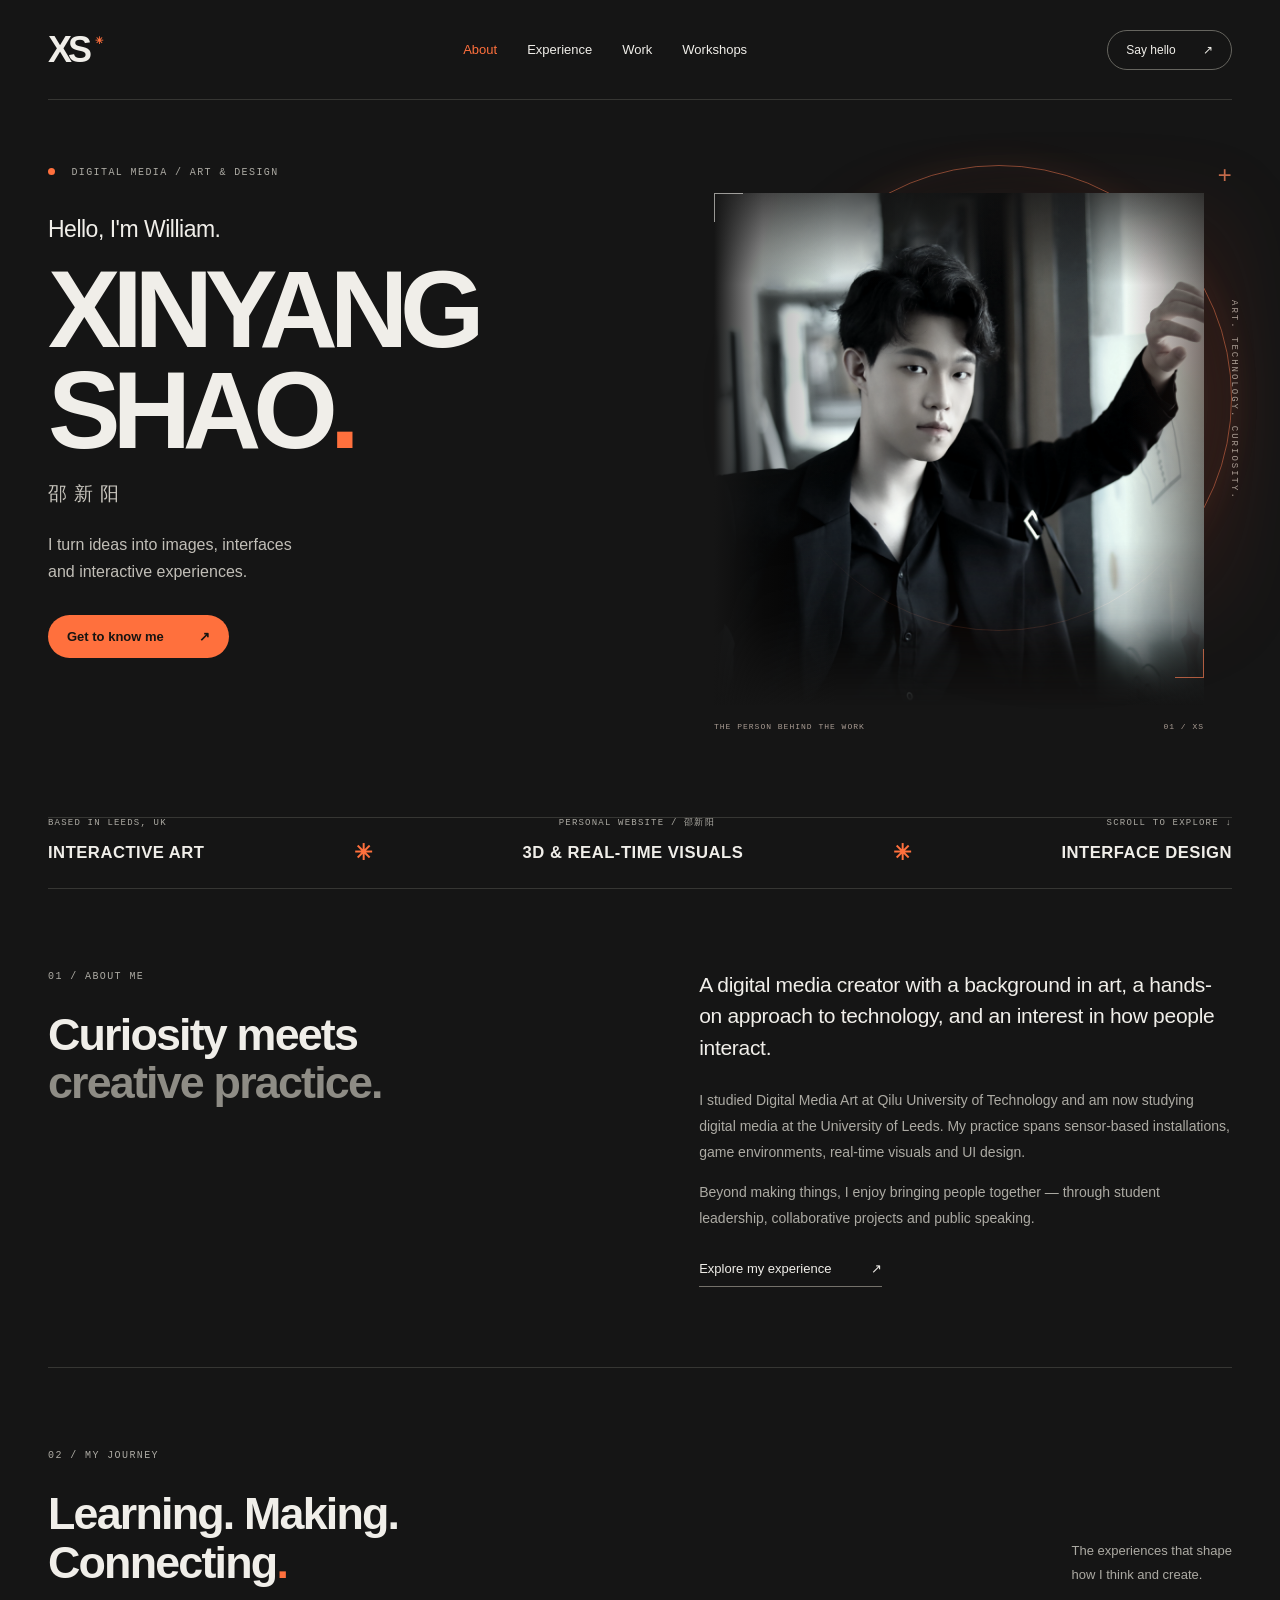
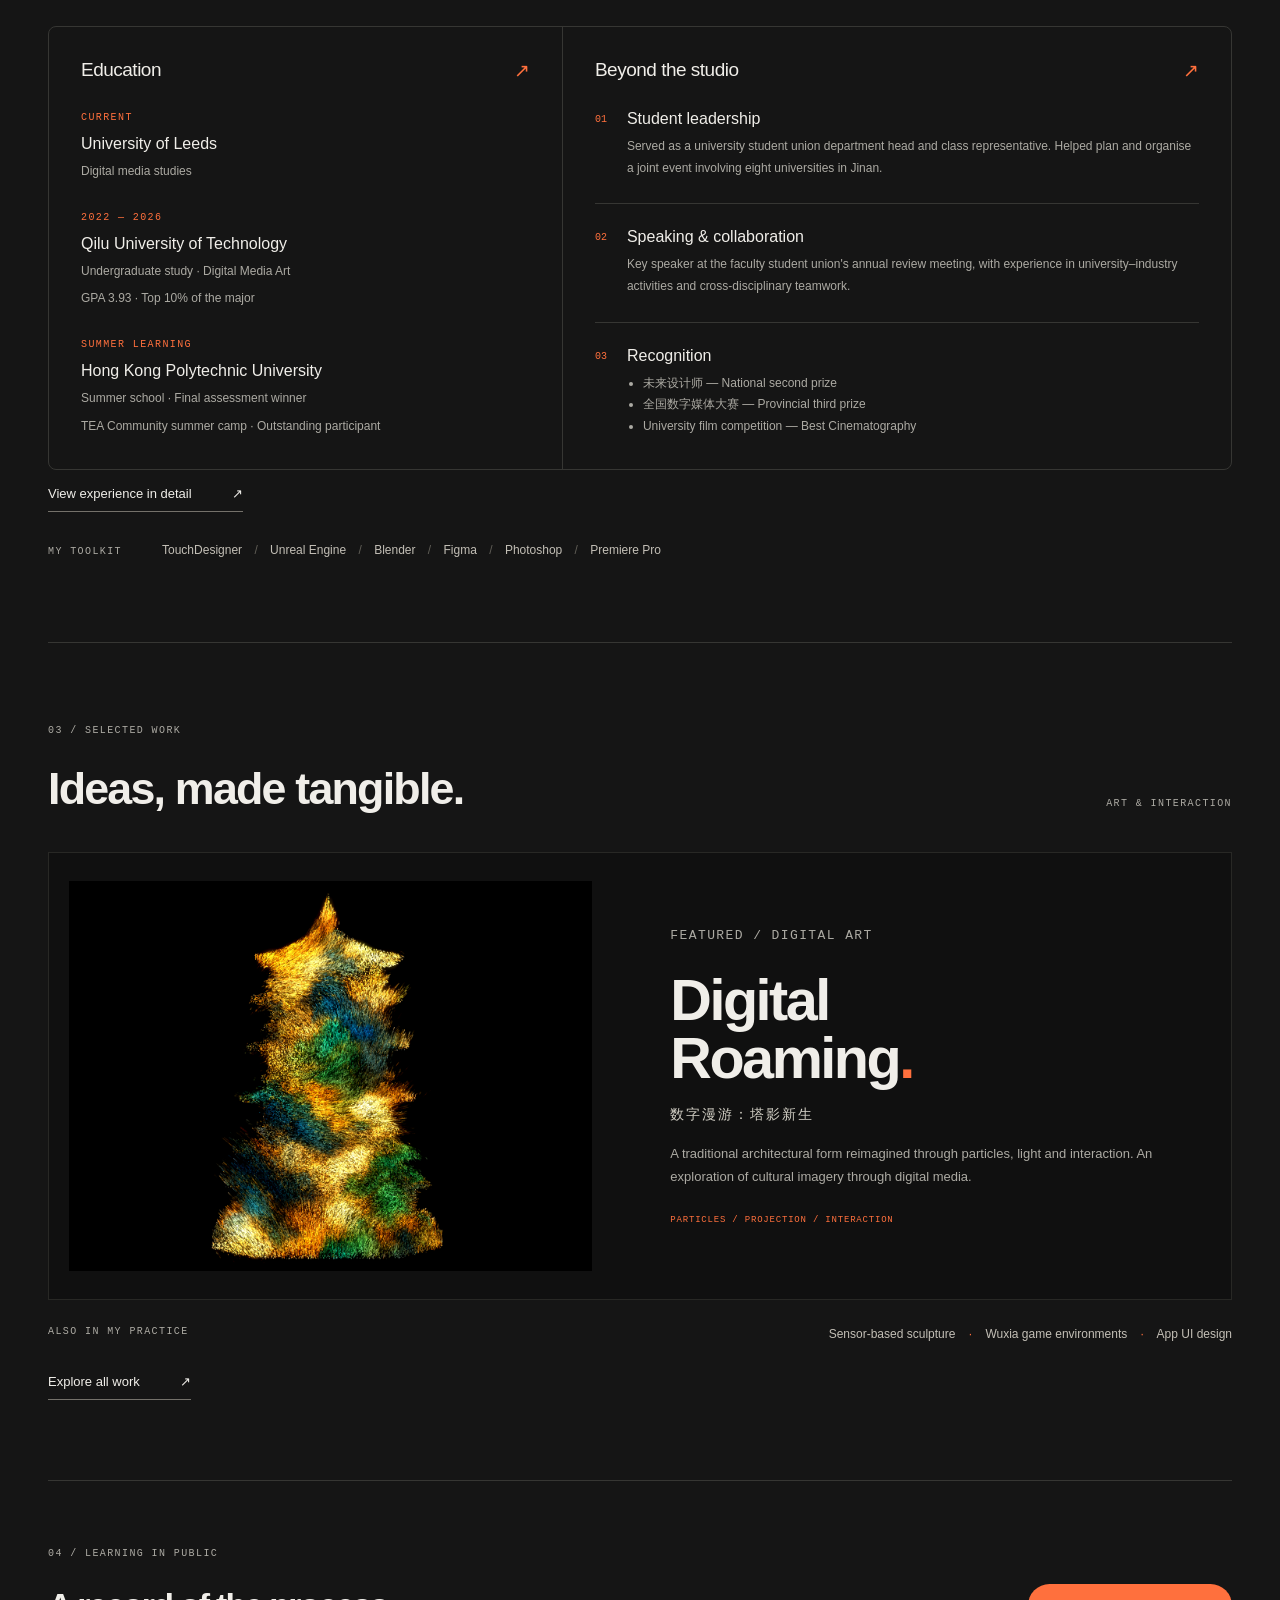
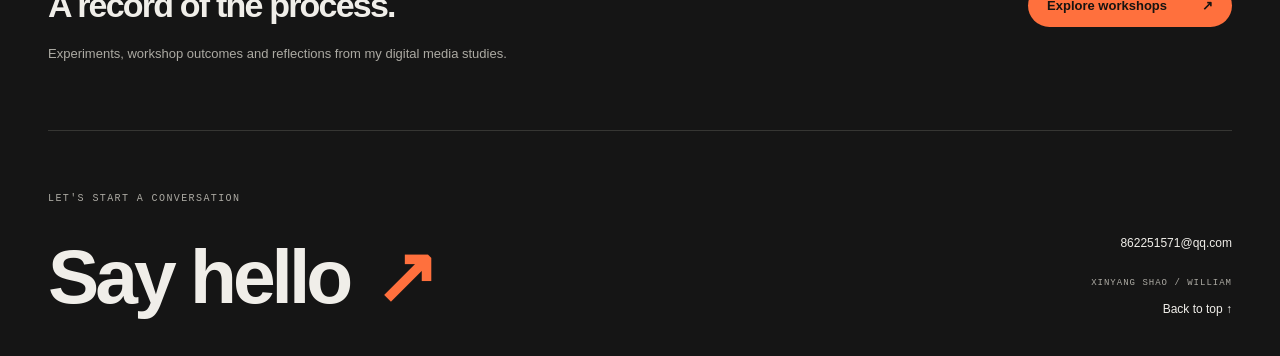
<file: index.html>
<!doctype html>
<html lang="en">
<head>
  <meta charset="UTF-8">
  <meta name="viewport" content="width=device-width, initial-scale=1">

  <title>Xinyang Shao — Personal Website</title>

  <!-- 打开网站首页时，自动进入 About 页面 -->
  <meta http-equiv="refresh" content="0; url=about.html">

  <style>
    body {
      margin: 0;
      padding: 40px;
      background: #151515;
      color: #f0eee9;
      font-family: Arial, sans-serif;
    }

    a {
      color: #ff703d;
    }
  </style>
</head>

<body>
  <p>
    Opening my website…
    <a href="about.html">Continue to the About page</a>
  </p>
</body>
</html>
</file>
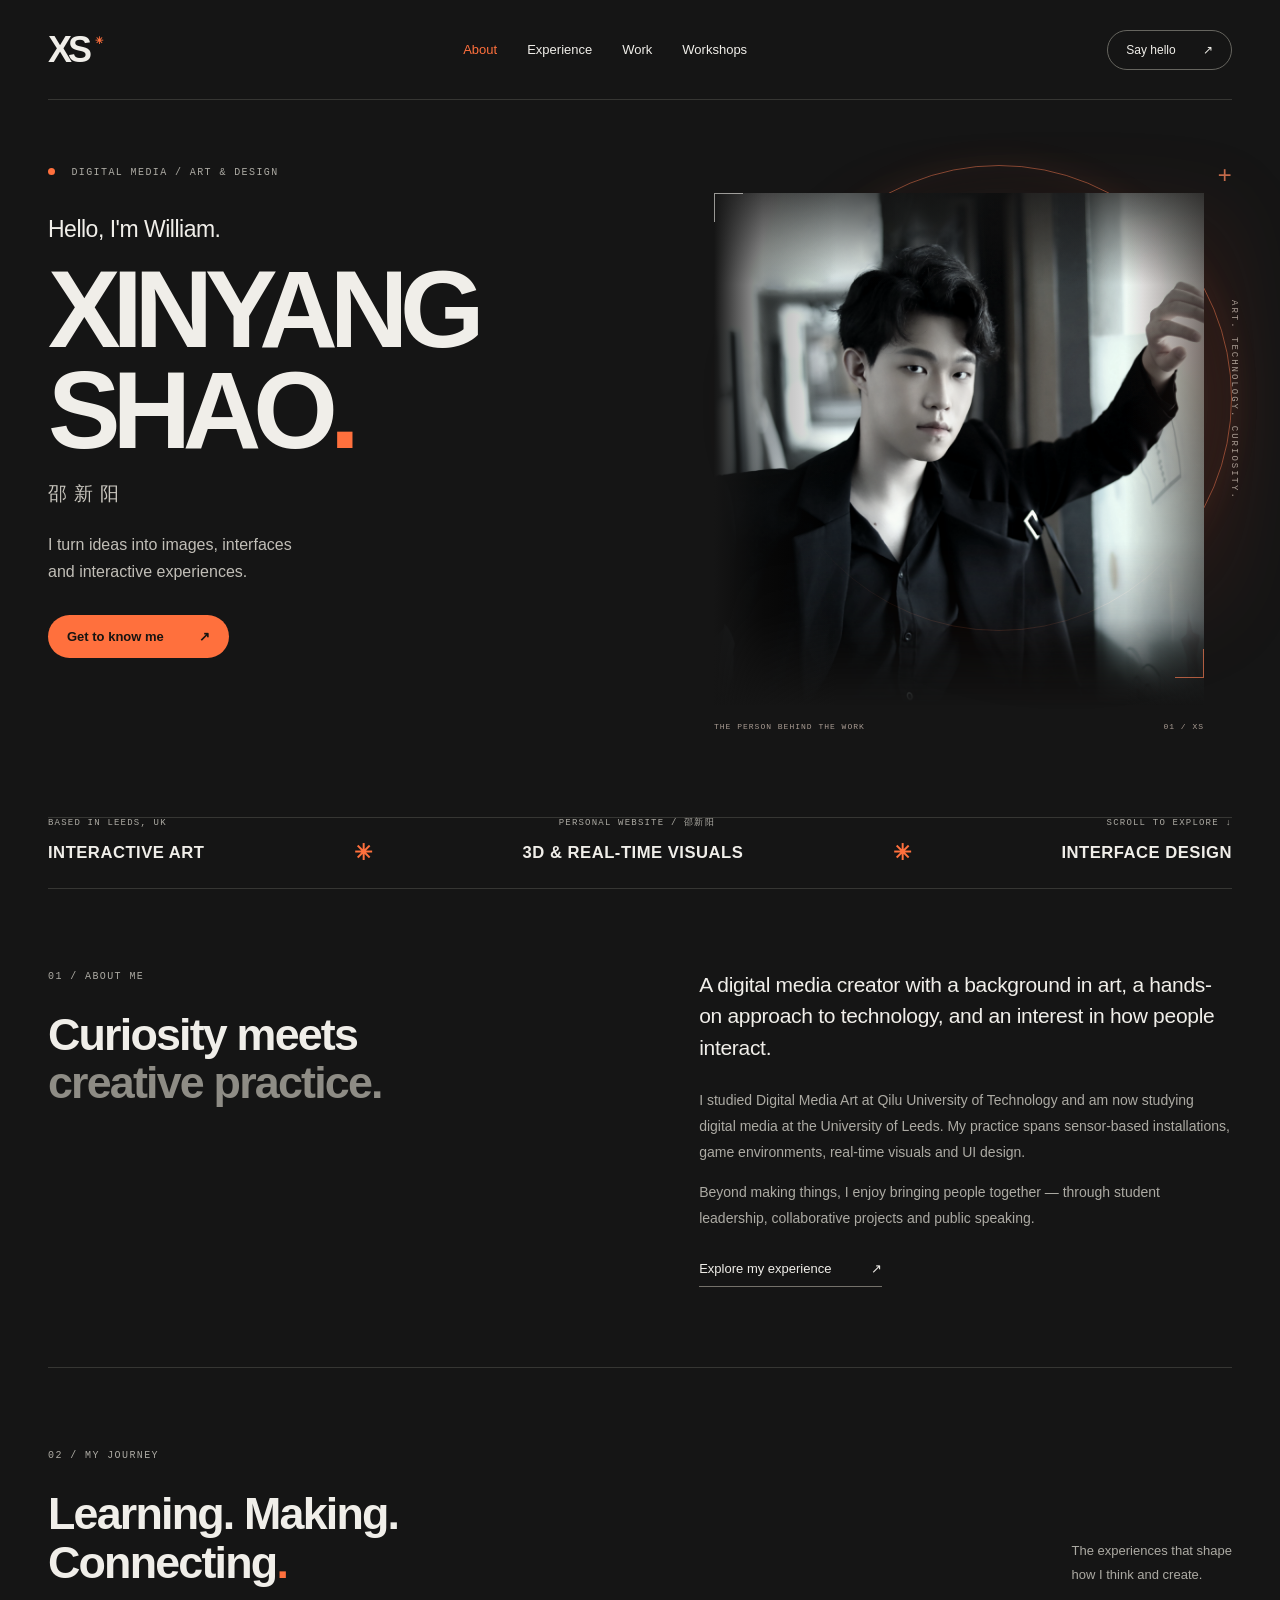
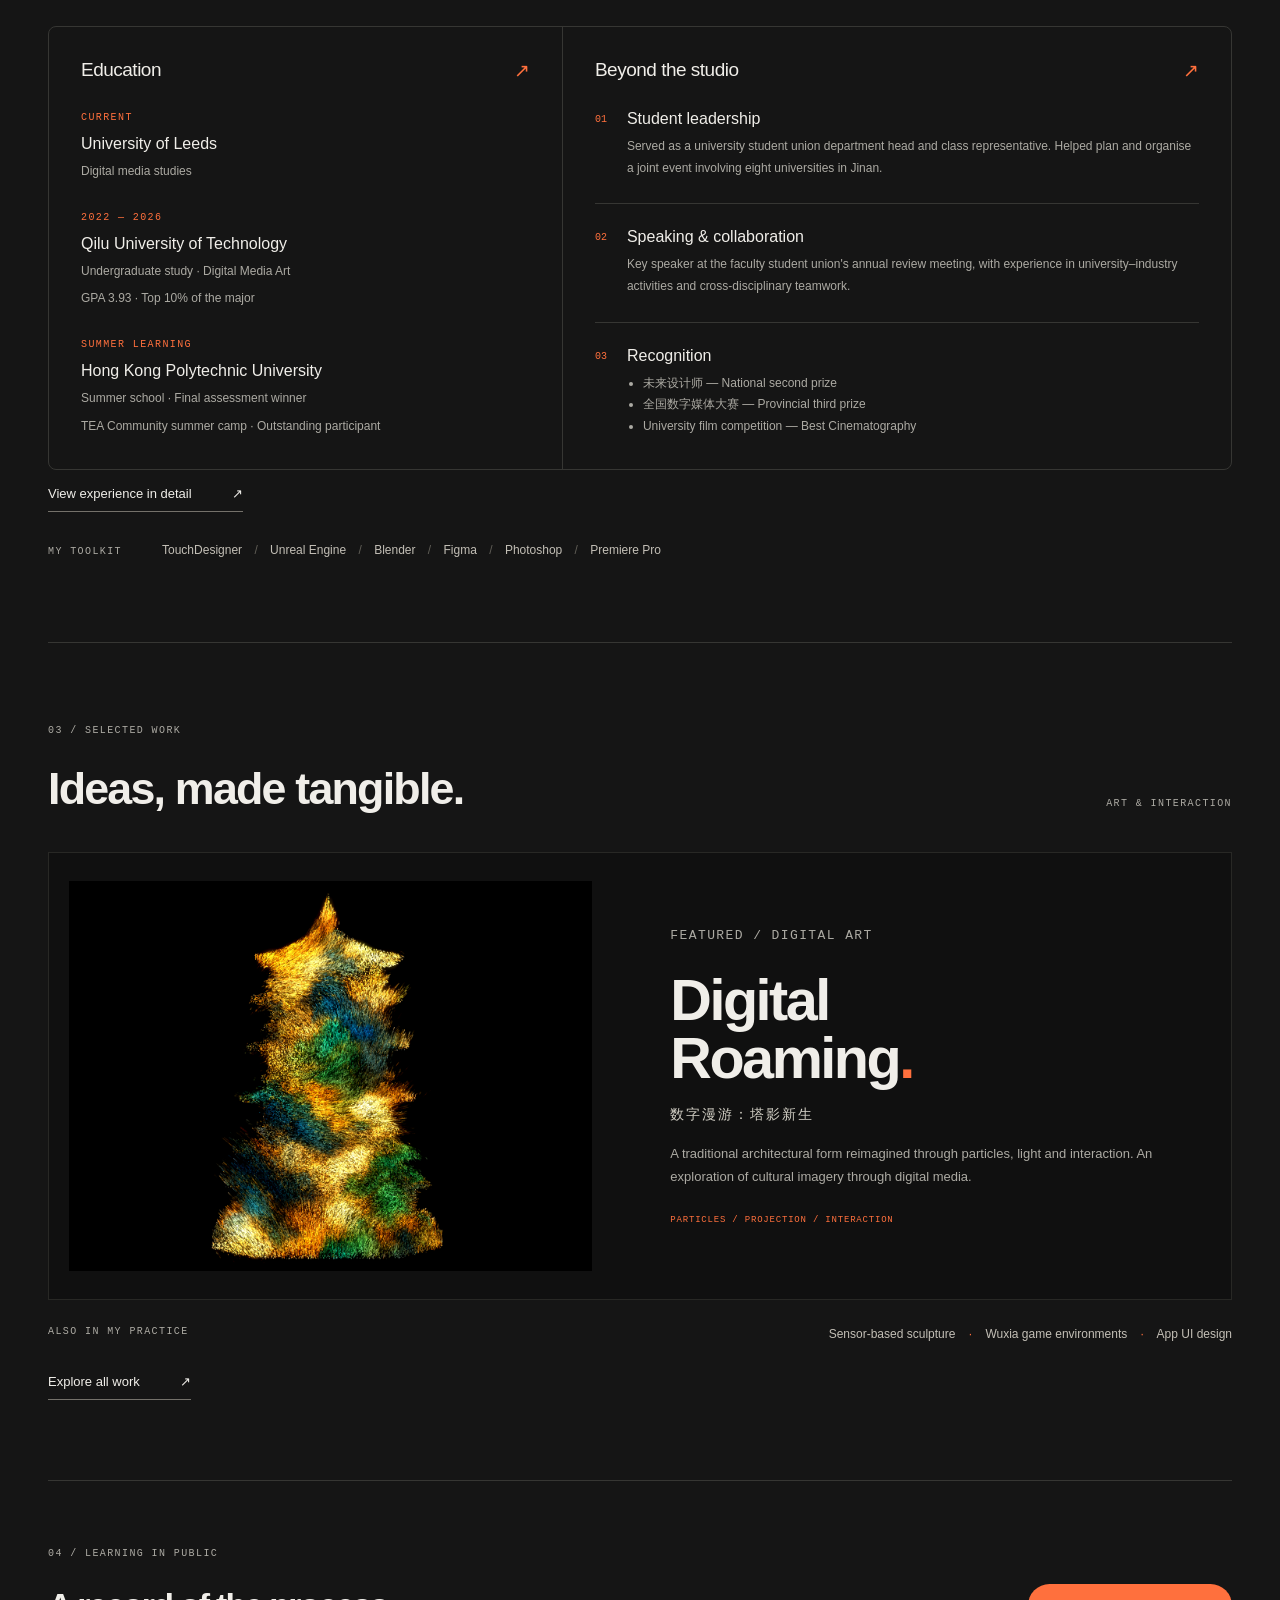
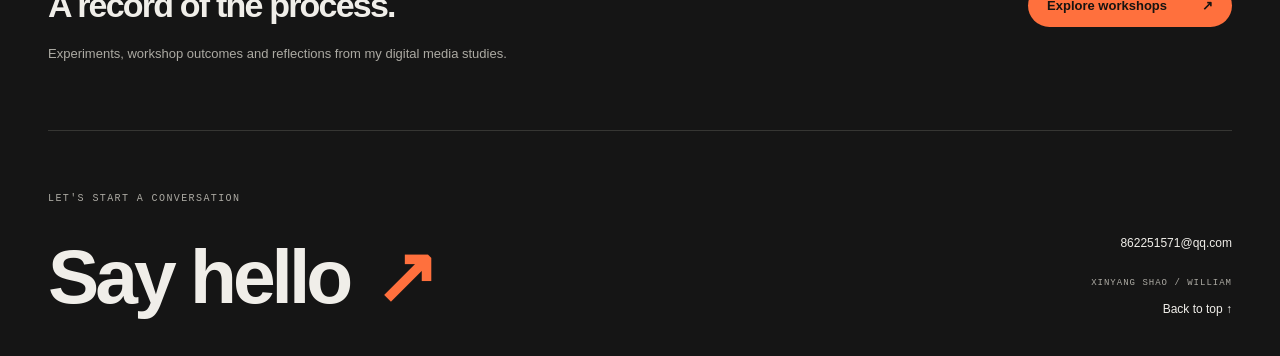
<file: about.html>
<!doctype html>
<html lang="en">
<head>
  <meta charset="UTF-8">
  <meta name="viewport" content="width=device-width, initial-scale=1">
  <meta name="description" content="Meet Xinyang Shao (William), a digital media creator exploring interactive art, 3D environments and interface design. Education, experiences, selected work and learning journals.">
  <title>About — Xinyang Shao</title>
  <link rel="stylesheet" href="home.css">
</head>
<body>
  <a class="skip-link" href="#main">Skip to content</a>
  <header class="site-header wrap">
    <a class="wordmark" href="about.html" aria-label="Xinyang Shao, homepage">XS<span aria-hidden="true">✳</span></a>
    <nav aria-label="Main navigation">
      <a href="about.html" aria-current="page">About</a>
      <a href="experience.html">Experience</a>
      <a href="work.html">Work</a>
      <a href="workshops.html">Workshops</a>
    </nav>
    <a class="contact-link" href="mailto:862251571@qq.com">Say hello <span aria-hidden="true">↗</span></a>
  </header>
  <main id="main">
    <!-- The first screen introduces the person; work appears further down. -->
    <section class="hero wrap" aria-labelledby="hero-title">
      <div class="hero-copy">
        <p class="eyebrow"><span class="orange-dot" aria-hidden="true"></span> DIGITAL MEDIA / ART &amp; DESIGN</p>
        <p class="greeting">Hello, I'm William.</p>
        <h1 id="hero-title">XINYANG<br>SHAO<span class="accent">.</span></h1>
        <p class="chinese-name" lang="zh-CN">邵新阳</p>
        <p class="hero-summary">I turn ideas into images, interfaces<br class="desktop-break"> and interactive experiences.</p>
        <a class="pill" href="#about">Get to know me <span aria-hidden="true">↗</span></a>
      </div>
      <!-- 个人照片：原图、背景色块与光晕分层显示 -->
<figure class="portrait-composition portrait-composition--glow">

  <!-- 背景扩散光晕 -->
  <div class="portrait-aura" aria-hidden="true"></div>

  <!-- 橙红色圆形 -->
  <div class="orbit" aria-hidden="true"></div>

  <!-- 左下角装饰色块 -->
  <div class="portrait-block" aria-hidden="true"></div>

  <!-- 照片及叠加色调 -->
  <div class="portrait-frame">
    <img
      src="assets/portrait-053.jpg"
      alt="Portrait of Xinyang Shao, wearing a black jacket."
      width="6720"
      height="4480"
      fetchpriority="high"
    >
  </div>

  <span class="portrait-cross" aria-hidden="true">+</span>

  <span class="portrait-note">
    ART. TECHNOLOGY. CURIOSITY.
  </span>

  <figcaption>
    <span>THE PERSON BEHIND THE WORK</span>
    <span>01 / XS</span>
  </figcaption>

</figure>
      <div class="hero-bottom"><span>BASED IN LEEDS, UK</span><span>PERSONAL WEBSITE / 邵新阳</span><a href="#about">SCROLL TO EXPLORE ↓</a></div>
    </section>
    <div class="practice-strip wrap" aria-label="Creative interests"><span>INTERACTIVE ART</span><i aria-hidden="true">✳</i><span>3D &amp; REAL-TIME VISUALS</span><i aria-hidden="true">✳</i><span>INTERFACE DESIGN</span></div>

    <section id="about" class="about-section wrap section" aria-labelledby="about-title">
      <div class="section-heading"><p class="eyebrow">01 / ABOUT ME</p><h2 id="about-title">Curiosity meets<br><span class="soft">creative practice.</span></h2></div>
      <div class="about-copy"><p class="lead">A digital media creator with a background in art, a hands-on approach to technology, and an interest in how people interact.</p><p>I studied Digital Media Art at Qilu University of Technology and am now studying digital media at the University of Leeds. My practice spans sensor-based installations, game environments, real-time visuals and UI design.</p><p>Beyond making things, I enjoy bringing people together — through student leadership, collaborative projects and public speaking.</p><a class="text-link" href="experience.html">Explore my experience <span aria-hidden="true">↗</span></a></div>
    </section>

    <section id="experience" class="experience-section wrap section" aria-labelledby="experience-title">
      <div class="section-top"><div><p class="eyebrow">02 / MY JOURNEY</p><h2 id="experience-title">Learning. Making.<br>Connecting<span class="accent">.</span></h2></div><p class="side-note">The experiences that shape<br>how I think and create.</p></div>
      <div class="journey-grid">
        <div class="education"><h3>Education <span aria-hidden="true">↗</span></h3><article><p class="small-label">CURRENT</p><h4>University of Leeds</h4><p>Digital media studies</p></article><article><p class="small-label">2022 — 2026</p><h4>Qilu University of Technology</h4><p>Undergraduate study · Digital Media Art</p><p class="education-detail">GPA 3.93 · Top 10% of the major</p></article><article><p class="small-label">SUMMER LEARNING</p><h4>Hong Kong Polytechnic University</h4><p>Summer school · Final assessment winner</p><p class="education-detail">TEA Community summer camp · Outstanding participant</p></article></div>
        <div class="experiences"><h3>Beyond the studio <span aria-hidden="true">↗</span></h3><article><span class="row-number">01</span><div><h4>Student leadership</h4><p>Served as a university student union department head and class representative. Helped plan and organise a joint event involving eight universities in Jinan.</p></div></article><article><span class="row-number">02</span><div><h4>Speaking &amp; collaboration</h4><p>Key speaker at the faculty student union's annual review meeting, with experience in university–industry activities and cross-disciplinary teamwork.</p></div></article><article><span class="row-number">03</span><div><h4>Recognition</h4><ul><li>未来设计师 — National second prize</li><li>全国数字媒体大赛 — Provincial third prize</li><li>University film competition — Best Cinematography</li></ul></div></article></div>
      </div>
      <a class="text-link section-detail-link" href="experience.html">View experience in detail <span aria-hidden="true">↗</span></a>
      <div class="tool-row"><span class="small-label">MY TOOLKIT</span><p>TouchDesigner <b>/</b> Unreal Engine <b>/</b> Blender <b>/</b> Figma <b>/</b> Photoshop <b>/</b> Premiere Pro</p></div>
    </section>

    <section id="work" class="work-section wrap section" aria-labelledby="work-title">
      <div class="section-top"><div><p class="eyebrow">03 / SELECTED WORK</p><h2 id="work-title">Ideas, made tangible.</h2></div><span class="small-label">ART &amp; INTERACTION</span></div>
      <article class="featured-work"><div class="work-image"><img src="assets/tower.png" alt="Gold and turquoise particles forming a traditional pagoda." width="1000" height="1000" loading="lazy"></div><div class="work-copy"><p class="eyebrow">FEATURED / DIGITAL ART</p><h3>Digital<br>Roaming<span class="accent">.</span></h3><p class="work-chinese" lang="zh-CN">数字漫游：塔影新生</p><p>A traditional architectural form reimagined through particles, light and interaction. An exploration of cultural imagery through digital media.</p><span class="work-tag">PARTICLES / PROJECTION / INTERACTION</span></div></article>
      <div class="other-practice"><p class="small-label">ALSO IN MY PRACTICE</p><p>Sensor-based sculpture <span>·</span> Wuxia game environments <span>·</span> App UI design</p></div>
      <a class="text-link" href="work.html">Explore all work <span aria-hidden="true">↗</span></a>
    </section>
    <section class="learning-section wrap" aria-labelledby="learning-title"><div><p class="eyebrow">04 / LEARNING IN PUBLIC</p><h2 id="learning-title">A record of the process.</h2><p>Experiments, workshop outcomes and reflections from my digital media studies.</p></div><a class="pill" href="workshops.html">Explore workshops <span aria-hidden="true">↗</span></a></section>
  </main>
  <footer class="wrap"><div><p class="eyebrow">LET'S START A CONVERSATION</p><a class="footer-hello" href="mailto:862251571@qq.com">Say hello<span class="accent">↗</span></a></div><div class="footer-meta"><a href="mailto:862251571@qq.com">862251571@qq.com</a><p>XINYANG SHAO / WILLIAM</p><a href="#main">Back to top ↑</a></div></footer>
</body>
</html>
</file>
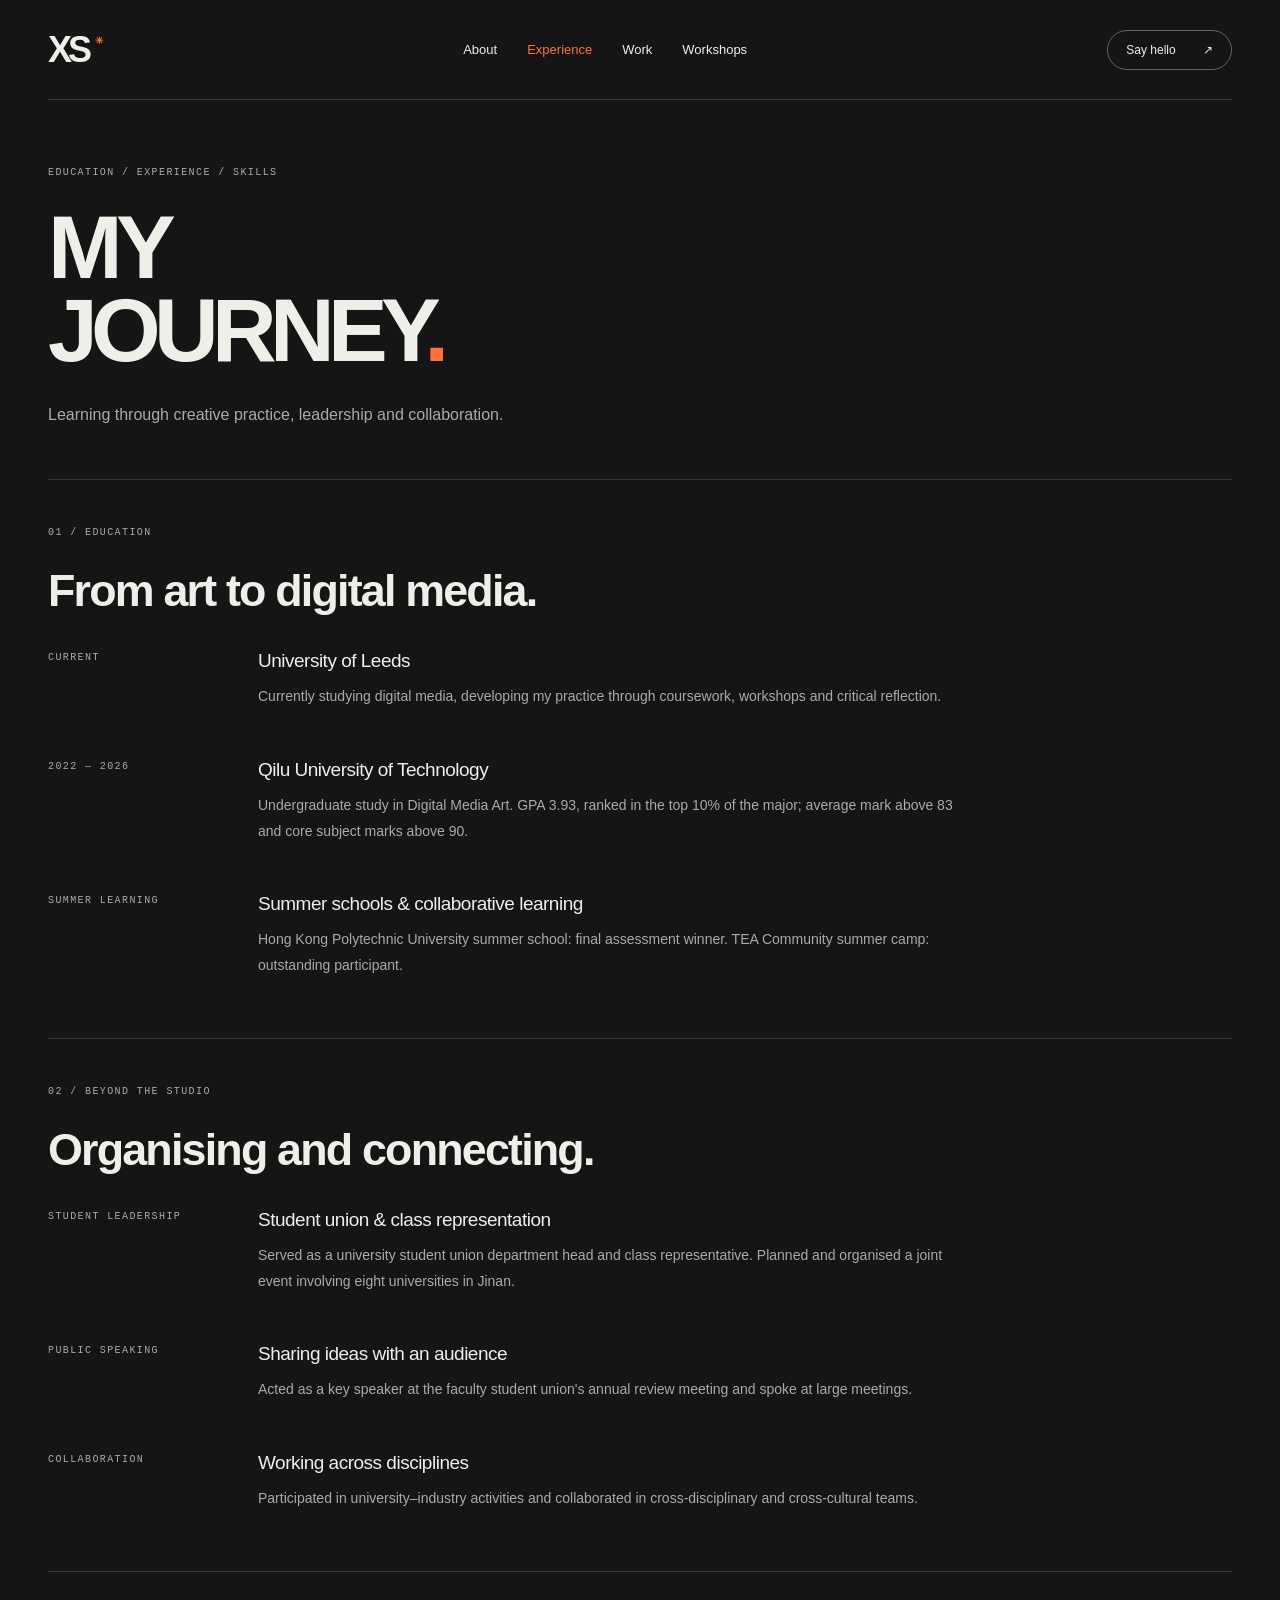
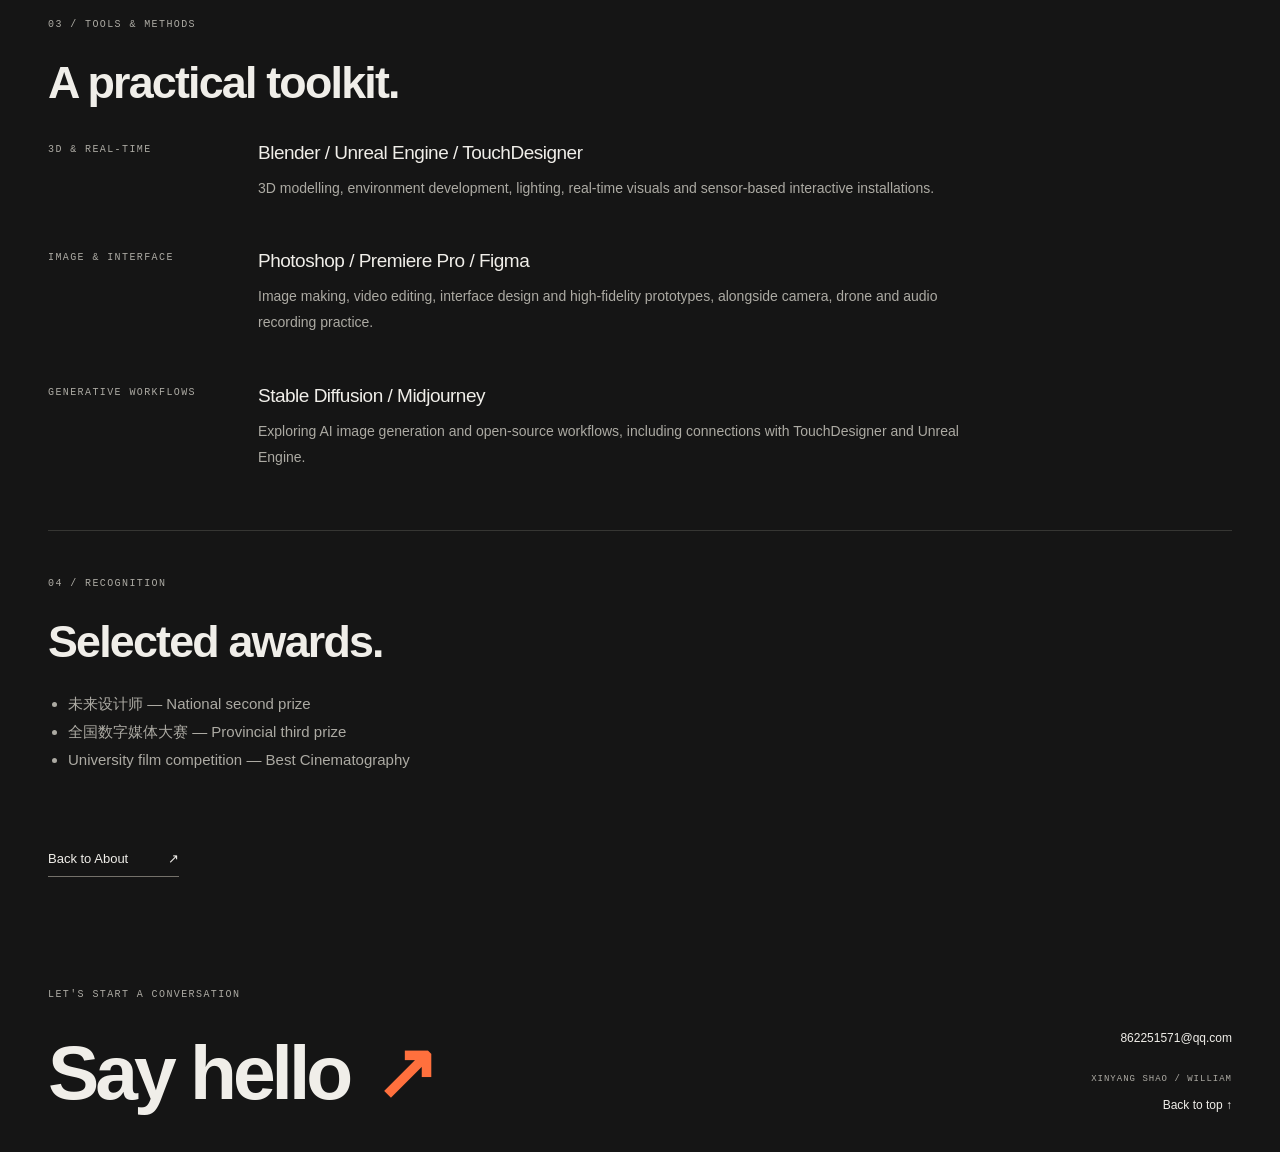
<file: experience.html>
<!doctype html>
<html lang="en">
<head>
  <meta charset="UTF-8">
  <meta name="viewport" content="width=device-width, initial-scale=1">
  <title>Experience — Xinyang Shao</title>
  <link rel="stylesheet" href="home.css">
</head>
<body>
  <a class="skip-link" href="#main">Skip to content</a>
  <header class="site-header wrap">
    <a class="wordmark" href="about.html" aria-label="Xinyang Shao, homepage">XS<span aria-hidden="true">✳</span></a>
    <nav aria-label="Main navigation">
      <a href="about.html">About</a>
      <a href="experience.html" aria-current="page">Experience</a>
      <a href="work.html">Work</a>
      <a href="workshops.html">Workshops</a>
    </nav>
    <a class="contact-link" href="mailto:862251571@qq.com">Say hello <span aria-hidden="true">↗</span></a>
  </header>
  <main id="main" class="detail-main wrap">
    <section class="detail-heading">
      <p class="eyebrow">EDUCATION / EXPERIENCE / SKILLS</p>
      <h1>MY<br>JOURNEY<span class="accent">.</span></h1>
      <p>Learning through creative practice, leadership and collaboration.</p>
    </section>
    <section class="detail-block" aria-labelledby="education-title">
      <p class="eyebrow">01 / EDUCATION</p><h2 id="education-title">From art to digital media.</h2>
      <div class="detail-list">
        <article><p class="small-label">CURRENT</p><div><h3>University of Leeds</h3><p>Currently studying digital media, developing my practice through coursework, workshops and critical reflection.</p></div></article>
        <article><p class="small-label">2022 — 2026</p><div><h3>Qilu University of Technology</h3><p>Undergraduate study in Digital Media Art. GPA 3.93, ranked in the top 10% of the major; average mark above 83 and core subject marks above 90.</p></div></article>
        <article><p class="small-label">SUMMER LEARNING</p><div><h3>Summer schools &amp; collaborative learning</h3><p>Hong Kong Polytechnic University summer school: final assessment winner. TEA Community summer camp: outstanding participant.</p></div></article>
      </div>
    </section>
    <section class="detail-block" aria-labelledby="leadership-title">
      <p class="eyebrow">02 / BEYOND THE STUDIO</p><h2 id="leadership-title">Organising and connecting.</h2>
      <div class="detail-list">
        <article><p class="small-label">STUDENT LEADERSHIP</p><div><h3>Student union &amp; class representation</h3><p>Served as a university student union department head and class representative. Planned and organised a joint event involving eight universities in Jinan.</p></div></article>
        <article><p class="small-label">PUBLIC SPEAKING</p><div><h3>Sharing ideas with an audience</h3><p>Acted as a key speaker at the faculty student union's annual review meeting and spoke at large meetings.</p></div></article>
        <article><p class="small-label">COLLABORATION</p><div><h3>Working across disciplines</h3><p>Participated in university–industry activities and collaborated in cross-disciplinary and cross-cultural teams.</p></div></article>
      </div>
    </section>
    <section class="detail-block" aria-labelledby="skills-title">
      <p class="eyebrow">03 / TOOLS &amp; METHODS</p><h2 id="skills-title">A practical toolkit.</h2>
      <div class="detail-list">
        <article><p class="small-label">3D &amp; REAL-TIME</p><div><h3>Blender / Unreal Engine / TouchDesigner</h3><p>3D modelling, environment development, lighting, real-time visuals and sensor-based interactive installations.</p></div></article>
        <article><p class="small-label">IMAGE &amp; INTERFACE</p><div><h3>Photoshop / Premiere Pro / Figma</h3><p>Image making, video editing, interface design and high-fidelity prototypes, alongside camera, drone and audio recording practice.</p></div></article>
        <article><p class="small-label">GENERATIVE WORKFLOWS</p><div><h3>Stable Diffusion / Midjourney</h3><p>Exploring AI image generation and open-source workflows, including connections with TouchDesigner and Unreal Engine.</p></div></article>
      </div>
    </section>
    <section class="detail-block" aria-labelledby="awards-title"><p class="eyebrow">04 / RECOGNITION</p><h2 id="awards-title">Selected awards.</h2><ul class="award-list"><li>未来设计师 — National second prize</li><li>全国数字媒体大赛 — Provincial third prize</li><li>University film competition — Best Cinematography</li></ul></section>
    <a class="text-link detail-return" href="about.html">Back to About <span aria-hidden="true">↗</span></a>
  </main>
  <footer class="wrap"><div><p class="eyebrow">LET'S START A CONVERSATION</p><a class="footer-hello" href="mailto:862251571@qq.com">Say hello<span class="accent">↗</span></a></div><div class="footer-meta"><a href="mailto:862251571@qq.com">862251571@qq.com</a><p>XINYANG SHAO / WILLIAM</p><a href="#main">Back to top ↑</a></div></footer>
</body>
</html>
</file>
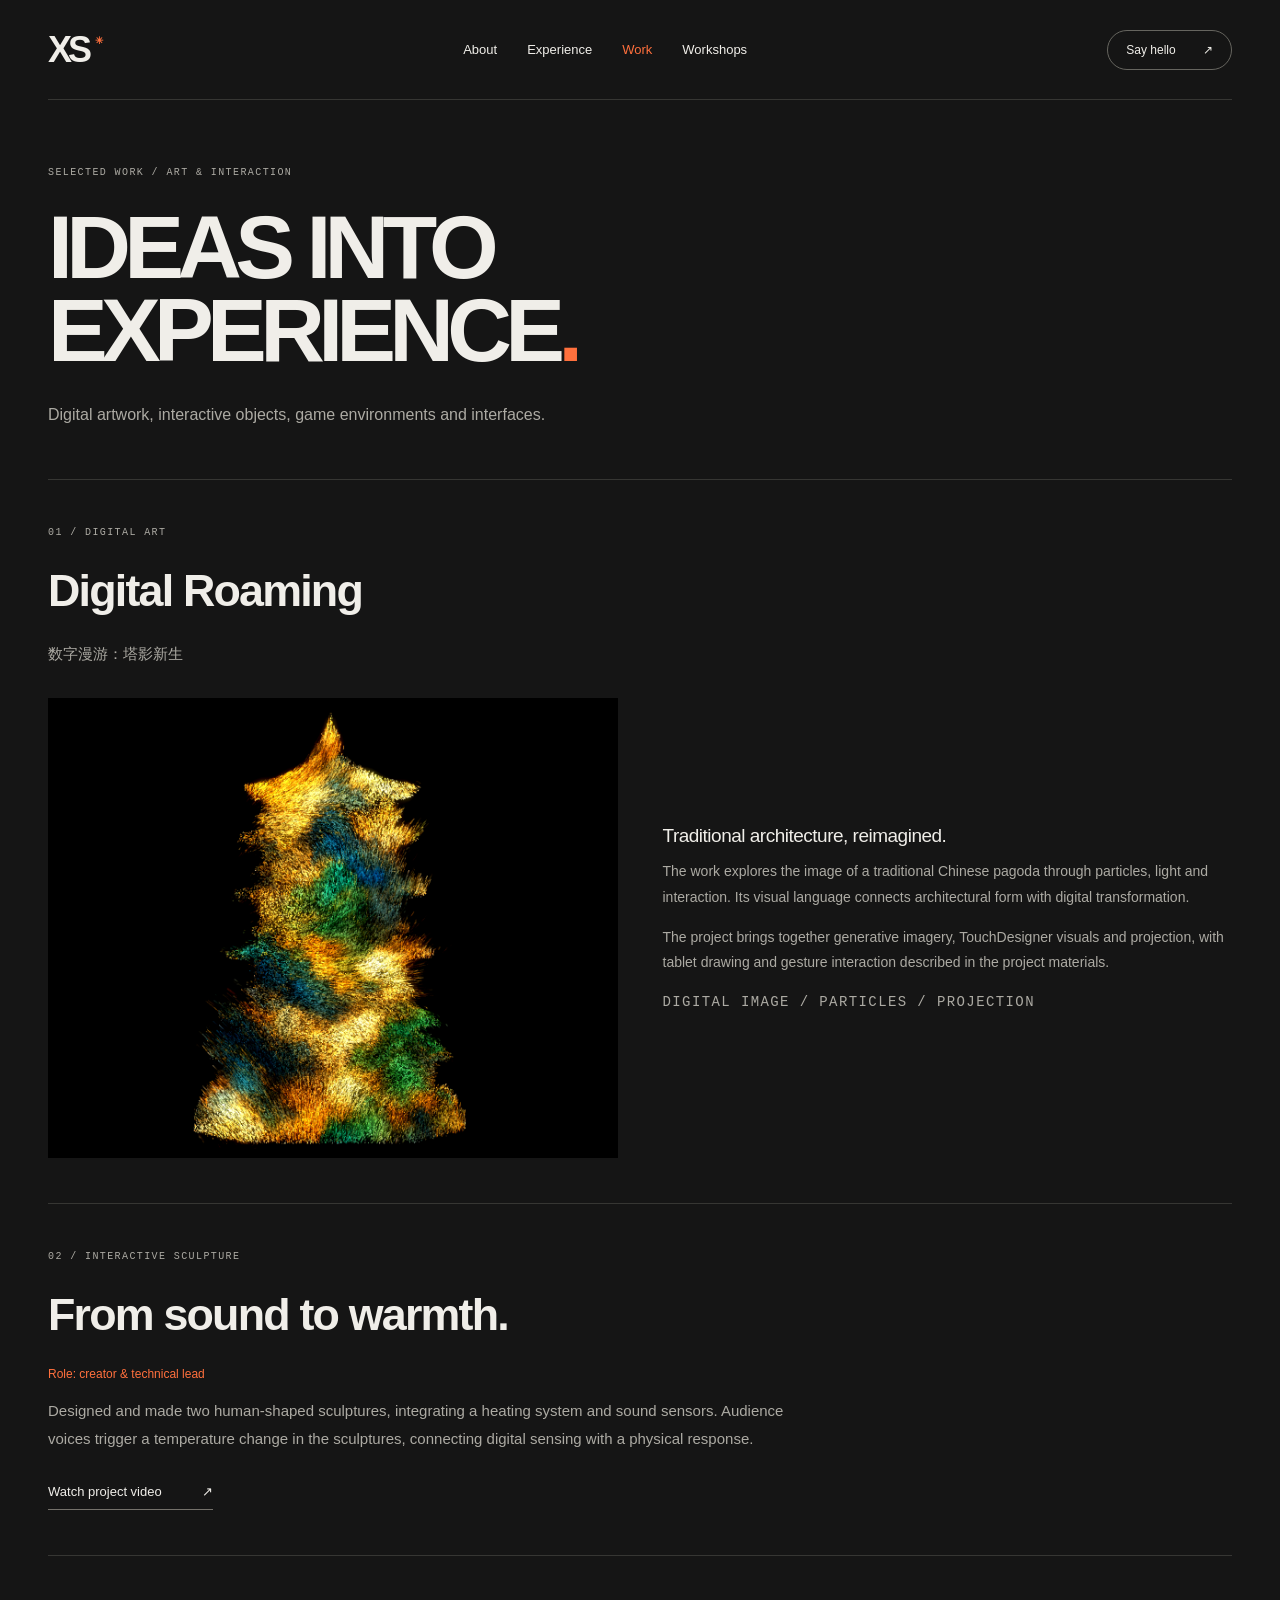
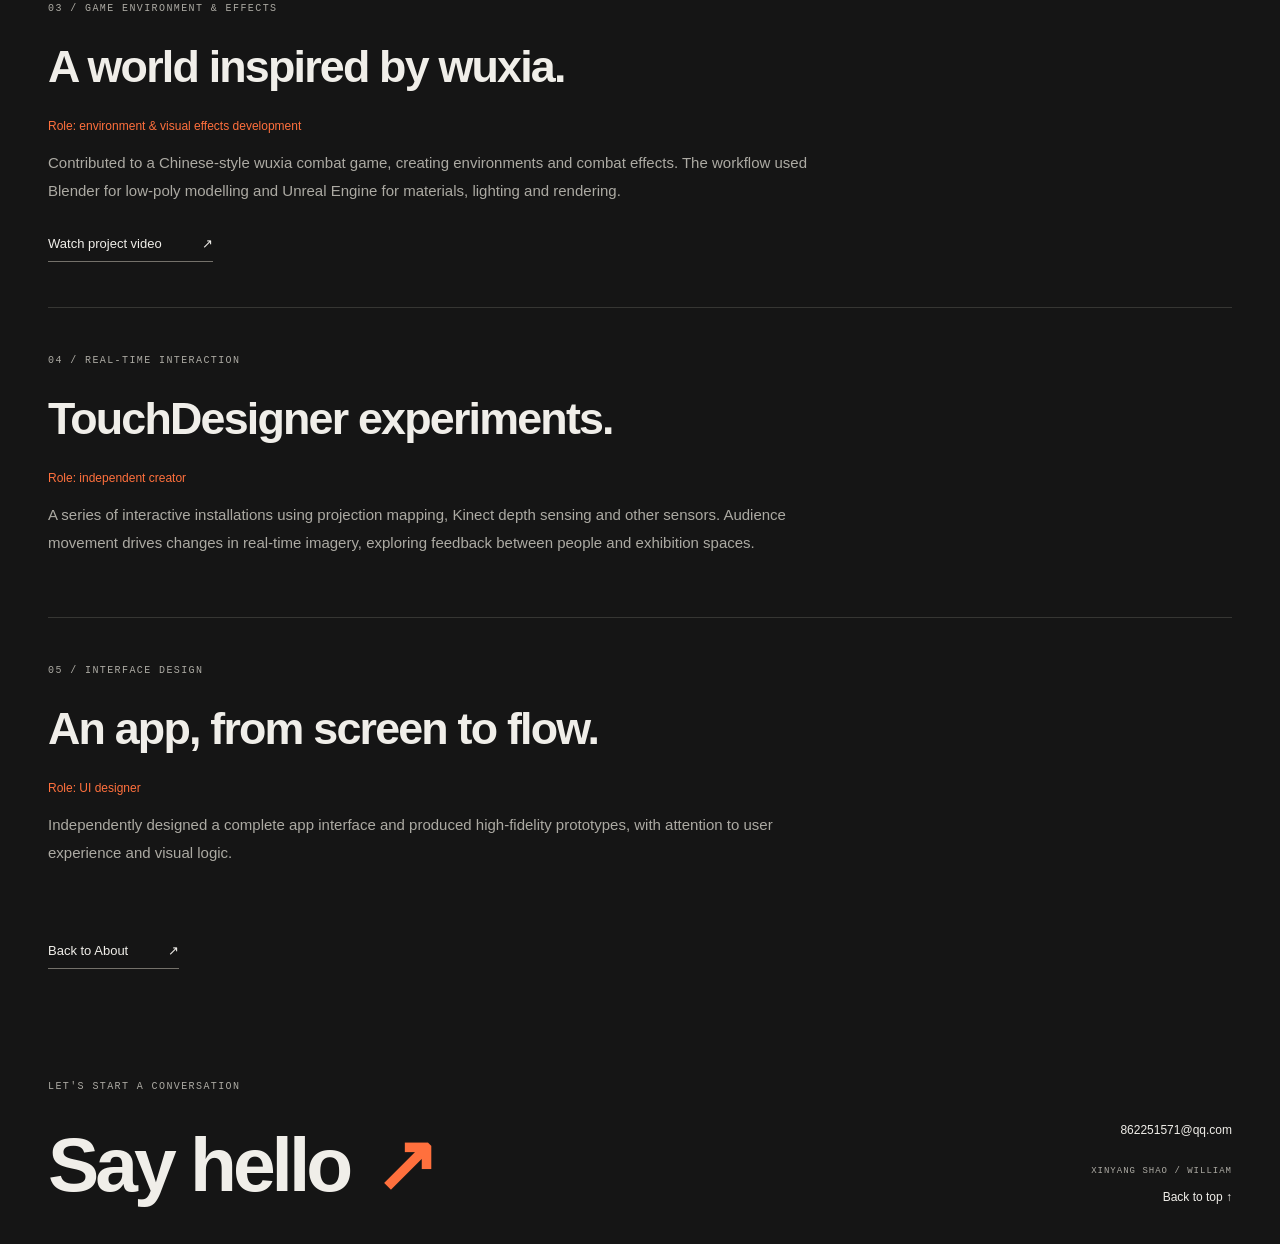
<file: work.html>
<!doctype html>
<html lang="en">
<head>
  <meta charset="UTF-8">
  <meta name="viewport" content="width=device-width, initial-scale=1">
  <title>Work — Xinyang Shao</title>
  <link rel="stylesheet" href="home.css">
</head>
<body>
  <a class="skip-link" href="#main">Skip to content</a>
  <header class="site-header wrap">
    <a class="wordmark" href="about.html" aria-label="Xinyang Shao, homepage">XS<span aria-hidden="true">✳</span></a>
    <nav aria-label="Main navigation">
      <a href="about.html">About</a>
      <a href="experience.html">Experience</a>
      <a href="work.html" aria-current="page">Work</a>
      <a href="workshops.html">Workshops</a>
    </nav>
    <a class="contact-link" href="mailto:862251571@qq.com">Say hello <span aria-hidden="true">↗</span></a>
  </header>
  <main id="main" class="detail-main wrap">
    <section class="detail-heading"><p class="eyebrow">SELECTED WORK / ART &amp; INTERACTION</p><h1>IDEAS INTO<br>EXPERIENCE<span class="accent">.</span></h1><p>Digital artwork, interactive objects, game environments and interfaces.</p></section>
    <article id="digital-roaming" class="detail-block"><p class="eyebrow">01 / DIGITAL ART</p><h2>Digital Roaming</h2><p class="work-chinese" lang="zh-CN">数字漫游：塔影新生</p><div class="project-detail"><img src="assets/tower.png" alt="A pagoda formed from gold and turquoise particles." width="1000" height="1000"><div><h3>Traditional architecture, reimagined.</h3><p>The work explores the image of a traditional Chinese pagoda through particles, light and interaction. Its visual language connects architectural form with digital transformation.</p><p>The project brings together generative imagery, TouchDesigner visuals and projection, with tablet drawing and gesture interaction described in the project materials.</p><p class="small-label">DIGITAL IMAGE / PARTICLES / PROJECTION</p></div></div></article>
    <article class="detail-block"><p class="eyebrow">02 / INTERACTIVE SCULPTURE</p><h2>From sound to warmth.</h2><p class="role-label">Role: creator &amp; technical lead</p><p>Designed and made two human-shaped sculptures, integrating a heating system and sound sensors. Audience voices trigger a temperature change in the sculptures, connecting digital sensing with a physical response.</p><a class="text-link" href="https://www.youtube.com/shorts/B9JBJV_Xl9Q" target="_blank" rel="noopener noreferrer">Watch project video <span aria-hidden="true">↗</span></a></article>
    <article class="detail-block"><p class="eyebrow">03 / GAME ENVIRONMENT &amp; EFFECTS</p><h2>A world inspired by wuxia.</h2><p class="role-label">Role: environment &amp; visual effects development</p><p>Contributed to a Chinese-style wuxia combat game, creating environments and combat effects. The workflow used Blender for low-poly modelling and Unreal Engine for materials, lighting and rendering.</p><a class="text-link" href="https://youtu.be/0FBfhGqtqYQ" target="_blank" rel="noopener noreferrer">Watch project video <span aria-hidden="true">↗</span></a></article>
    <article class="detail-block"><p class="eyebrow">04 / REAL-TIME INTERACTION</p><h2>TouchDesigner experiments.</h2><p class="role-label">Role: independent creator</p><p>A series of interactive installations using projection mapping, Kinect depth sensing and other sensors. Audience movement drives changes in real-time imagery, exploring feedback between people and exhibition spaces.</p></article>
    <article class="detail-block"><p class="eyebrow">05 / INTERFACE DESIGN</p><h2>An app, from screen to flow.</h2><p class="role-label">Role: UI designer</p><p>Independently designed a complete app interface and produced high-fidelity prototypes, with attention to user experience and visual logic.</p></article>
    <a class="text-link detail-return" href="about.html">Back to About <span aria-hidden="true">↗</span></a>
  </main>
  <footer class="wrap"><div><p class="eyebrow">LET'S START A CONVERSATION</p><a class="footer-hello" href="mailto:862251571@qq.com">Say hello<span class="accent">↗</span></a></div><div class="footer-meta"><a href="mailto:862251571@qq.com">862251571@qq.com</a><p>XINYANG SHAO / WILLIAM</p><a href="#main">Back to top ↑</a></div></footer>
</body>
</html>
</file>
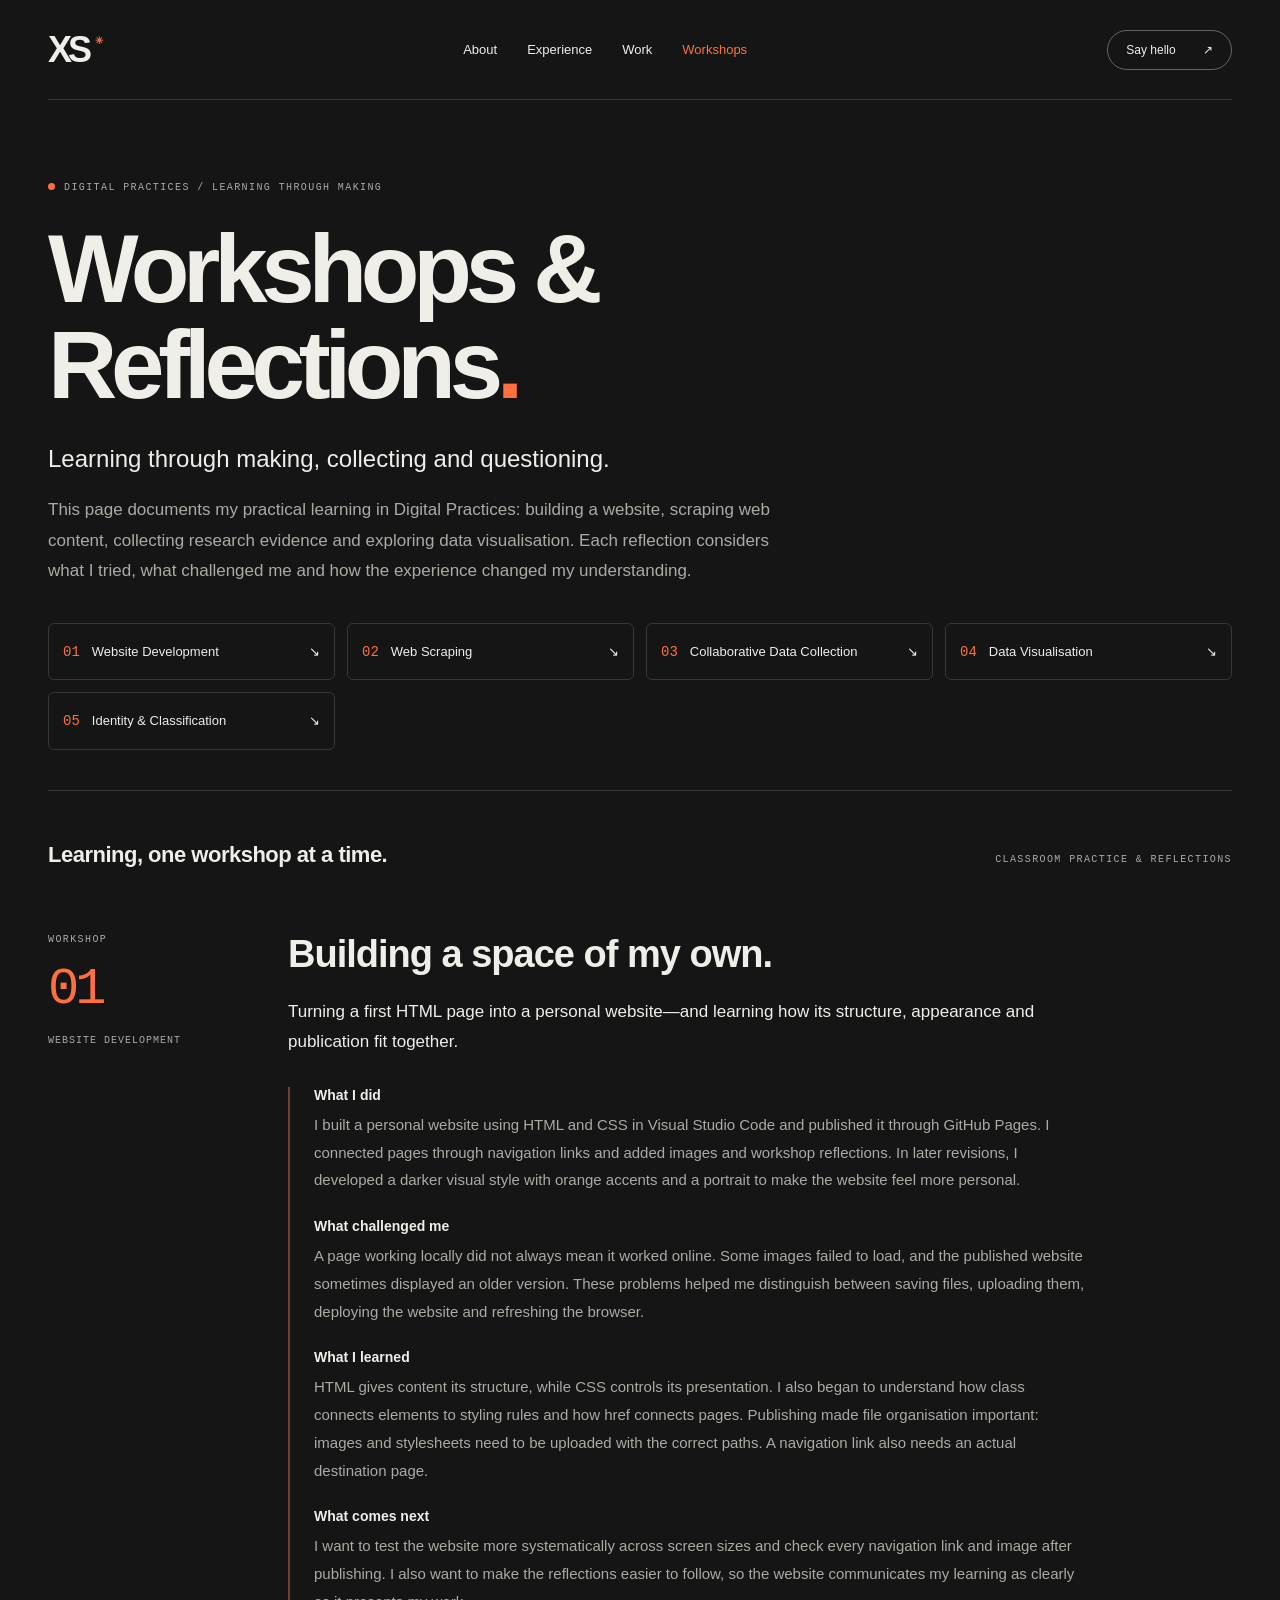
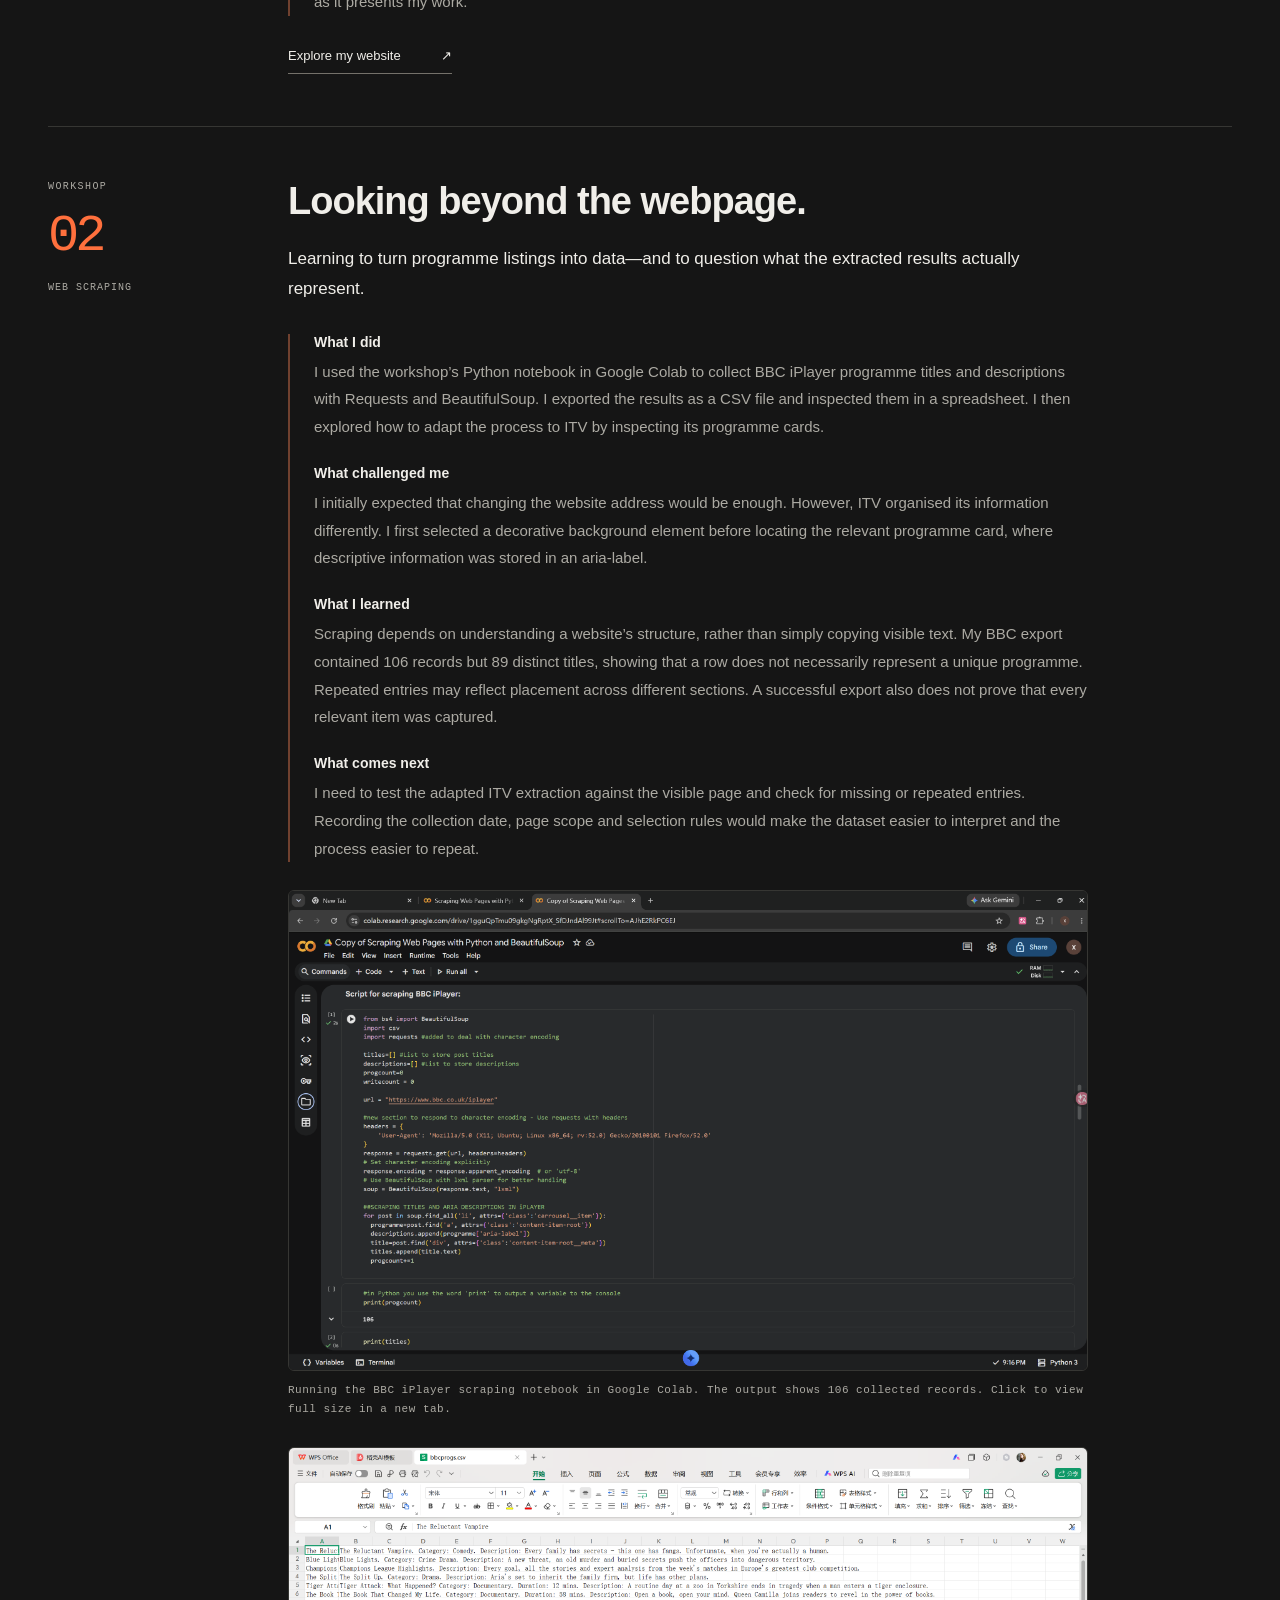
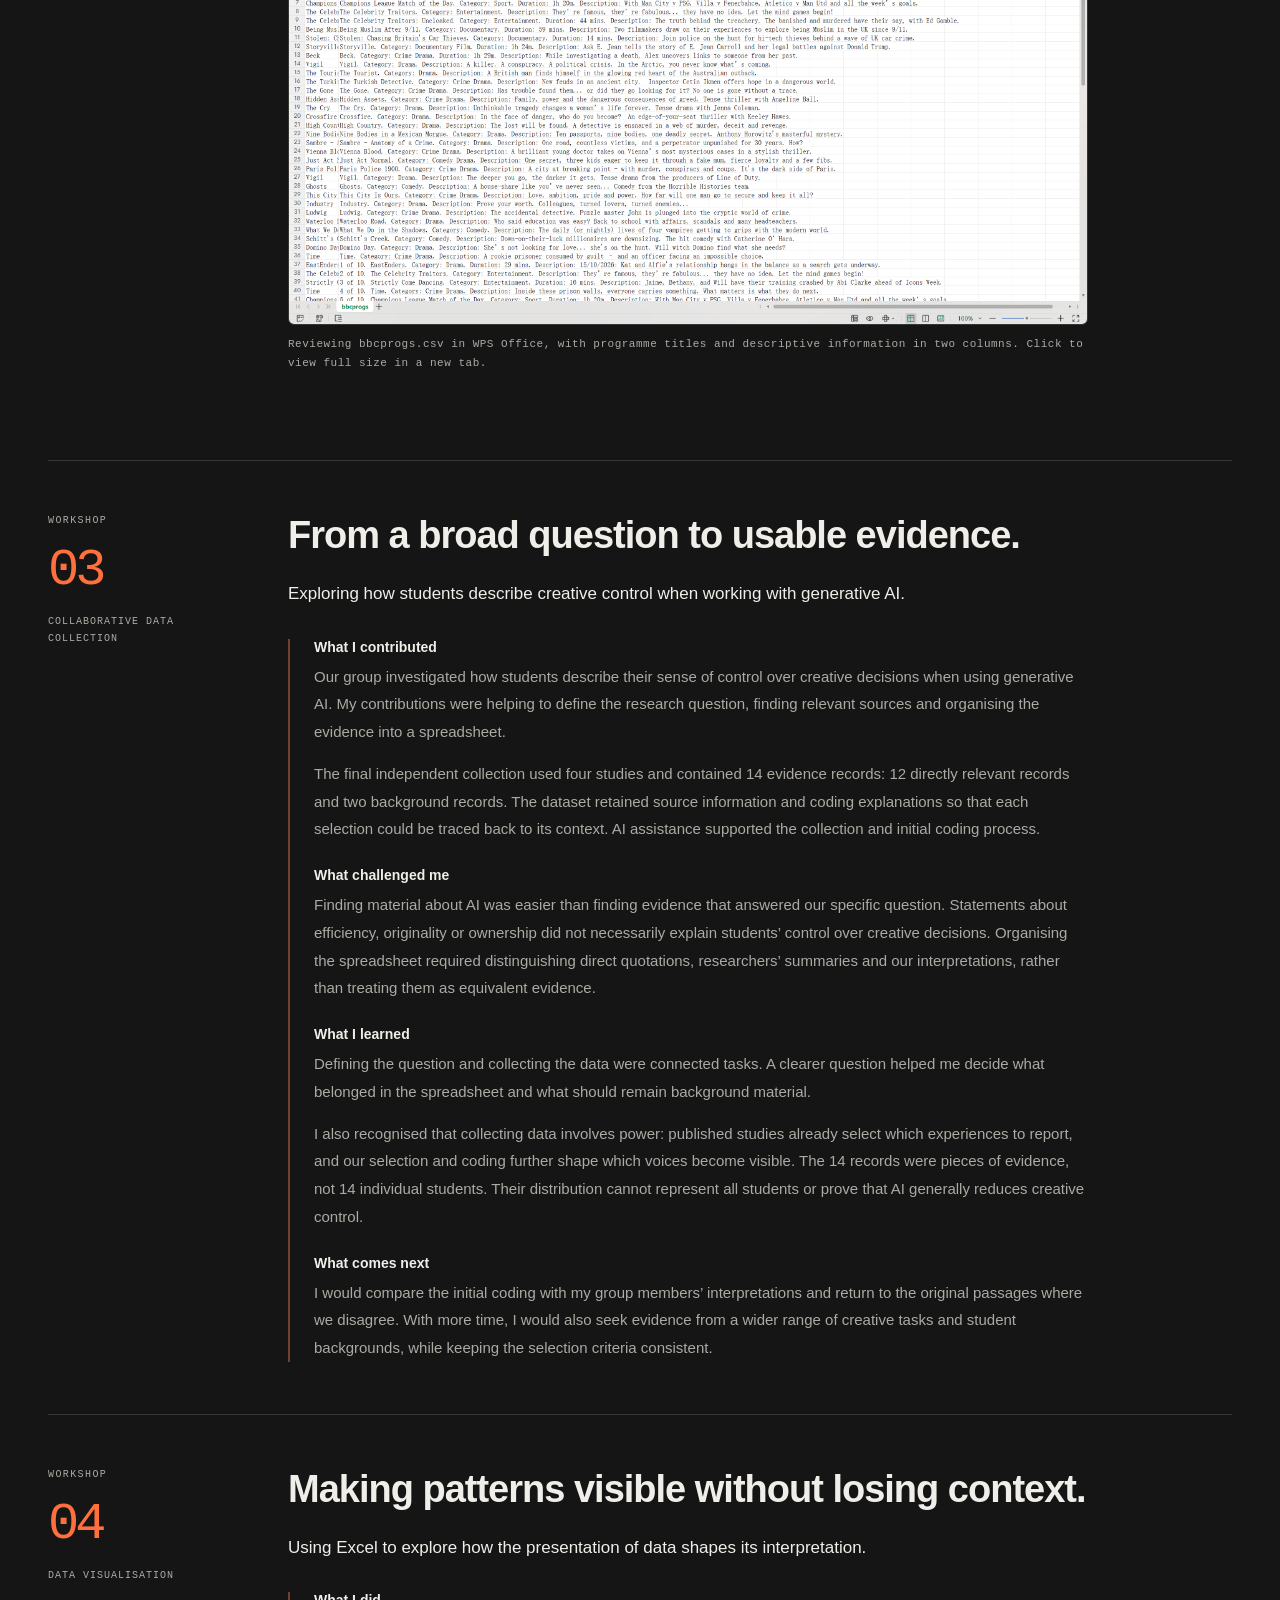
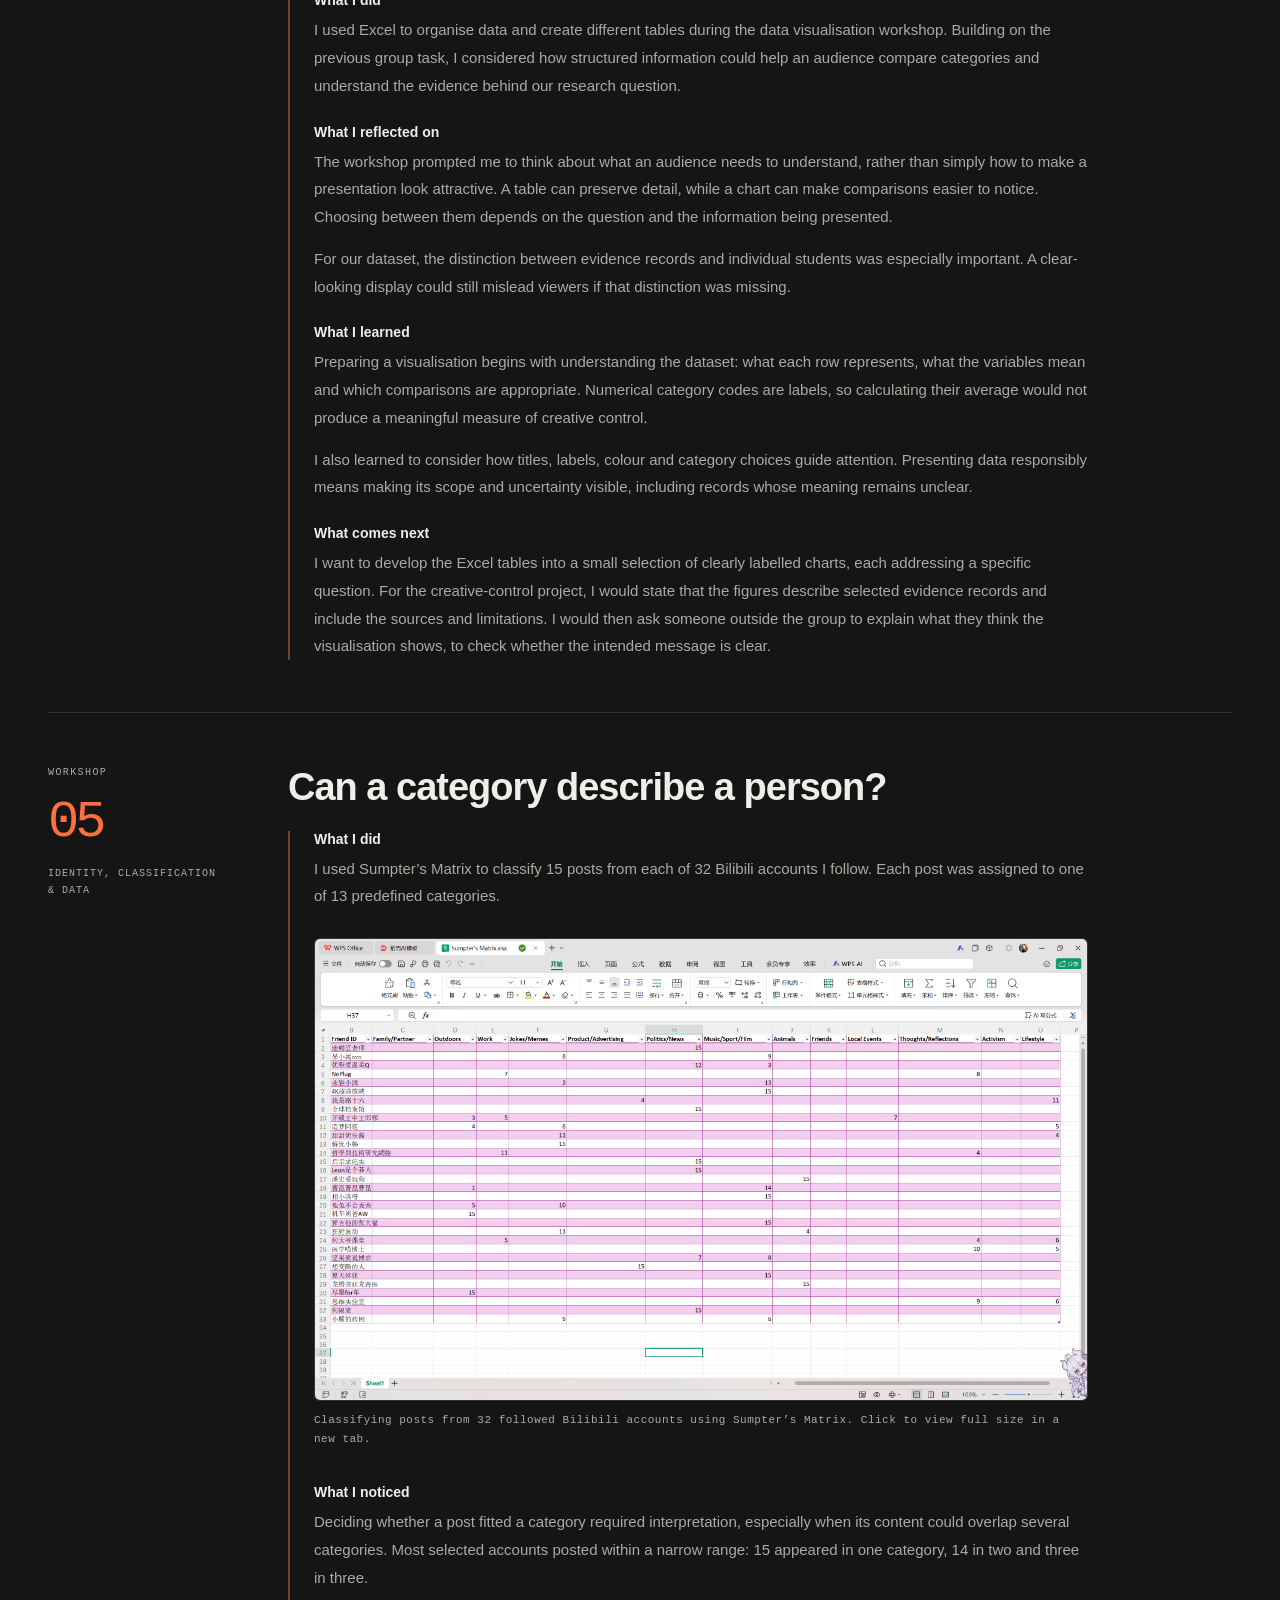
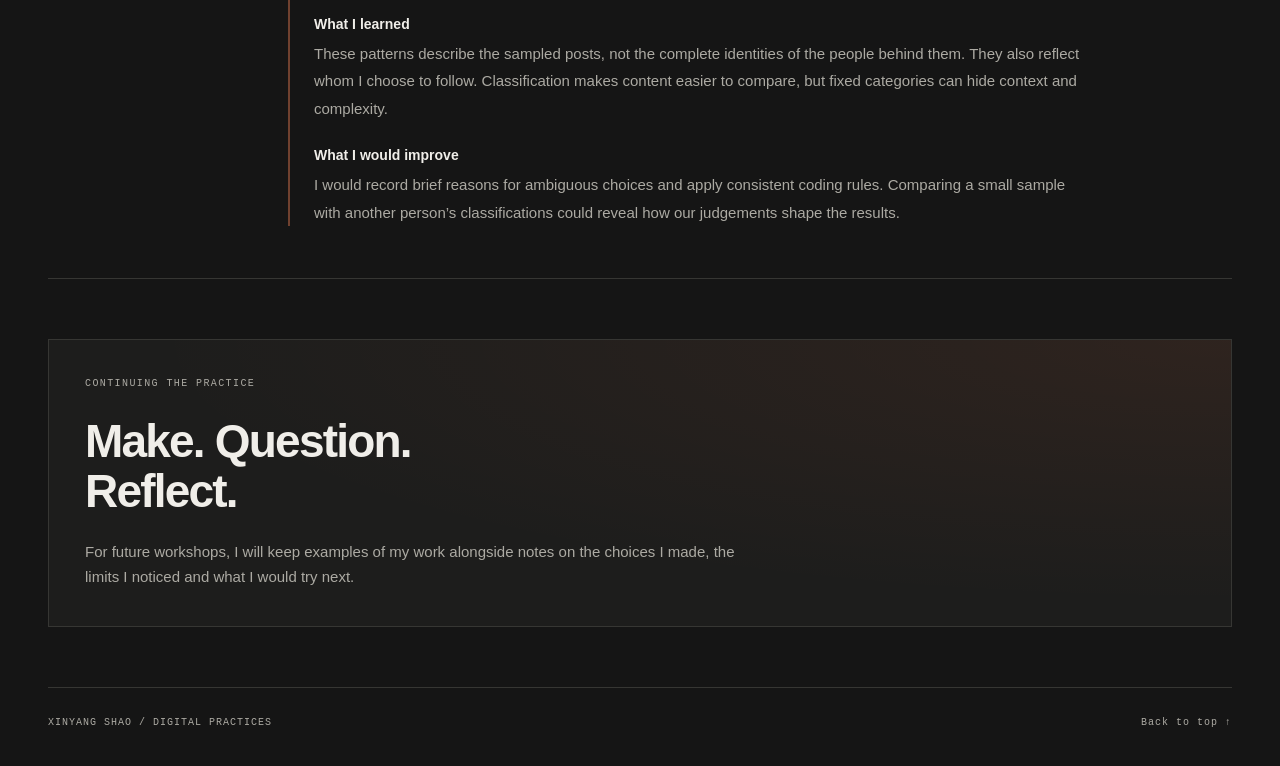
<file: workshops.html>
<!doctype html>
<html lang="en">
<head>
  <meta charset="UTF-8">
  <meta name="viewport" content="width=device-width, initial-scale=1">
  <title>Workshops &amp; Reflections — Xinyang Shao</title>
  <meta name="description" content="Digital Practices learning reflections on website development, web scraping, collaborative data collection and data visualisation.">
  <link rel="stylesheet" href="home.css">
  <link rel="stylesheet" href="journal.css">
</head>
<body class="journal-page">
<a class="skip-link" href="#main">Skip to content</a>

<header class="site-header wrap">
    <a
      class="wordmark"
      href="about.html"
      aria-label="Xinyang Shao, homepage"
    >
      XS<span aria-hidden="true">✳</span>
    </a>

    <nav aria-label="Main navigation">
      <a href="about.html">About</a>
      <a href="experience.html">Experience</a>
      <a href="work.html">Work</a>
      <a href="workshops.html" aria-current="page">Workshops</a>
    </nav>

    <a class="contact-link" href="mailto:862251571@qq.com">
      Say hello <span aria-hidden="true">↗</span>
    </a>
  </header>

<main id="main" class="wrap">
<section class="journal-intro" aria-labelledby="journal-title">
<p class="eyebrow"><span class="orange-dot" aria-hidden="true"></span>DIGITAL PRACTICES / LEARNING THROUGH MAKING</p>
<h1 id="journal-title">Workshops &amp;<br>Reflections<span class="accent">.</span></h1>
<p class="journal-lead">Learning through making, collecting and questioning.</p>
<p class="journal-description">This page documents my practical learning in Digital Practices: building a website, scraping web content, collecting research evidence and exploring data visualisation. Each reflection considers what I tried, what challenged me and how the experience changed my understanding.</p>
<nav class="workshop-index" aria-label="Jump to a workshop">

<a href="#workshop-01"><span>01</span>Website Development<b aria-hidden="true">↘</b></a>
<a href="#workshop-02"><span>02</span>Web Scraping<b aria-hidden="true">↘</b></a>
<a href="#workshop-03"><span>03</span>Collaborative Data Collection<b aria-hidden="true">↘</b></a>
<a href="#workshop-04"><span>04</span>Data Visualisation<b aria-hidden="true">↘</b></a>
<a href="#workshop-05"><span>05</span>Identity &amp; Classification<b aria-hidden="true">↘</b></a>
</nav></section><section id="entries" class="journal-entries" aria-labelledby="entries-title"><div class="journal-section-heading"><h2 id="entries-title">Learning, one workshop at a time.</h2><span class="small-label">CLASSROOM PRACTICE &amp; REFLECTIONS</span></div>

<!-- Workshop 01: edit this article to update this reflection. -->
<article id="workshop-01" class="journal-entry" aria-labelledby="title-01"><div class="entry-meta"><span class="small-label">WORKSHOP</span><span class="entry-number">01</span><span class="entry-category">WEBSITE DEVELOPMENT</span></div><div class="entry-content"><h3 id="title-01">Building a space of my own.</h3><p class="entry-summary">Turning a first HTML page into a personal website—and learning how its structure, appearance and publication fit together.</p><div class="entry-reflection">

<h4>What I did</h4>
<p>I built a personal website using HTML and CSS in Visual Studio Code and published it through GitHub Pages. I connected pages through navigation links and added images and workshop reflections. In later revisions, I developed a darker visual style with orange accents and a portrait to make the website feel more personal.</p>

<h4>What challenged me</h4>
<p>A page working locally did not always mean it worked online. Some images failed to load, and the published website sometimes displayed an older version. These problems helped me distinguish between saving files, uploading them, deploying the website and refreshing the browser.</p>

<h4>What I learned</h4>
<p>HTML gives content its structure, while CSS controls its presentation. I also began to understand how class connects elements to styling rules and how href connects pages. Publishing made file organisation important: images and stylesheets need to be uploaded with the correct paths. A navigation link also needs an actual destination page.</p>

<h4>What comes next</h4>
<p>I want to test the website more systematically across screen sizes and check every navigation link and image after publishing. I also want to make the reflections easier to follow, so the website communicates my learning as clearly as it presents my work.</p>
</div>
<a class="text-link" href="about.html">Explore my website <span aria-hidden="true">↗</span></a>
</div></article>

<!-- Workshop 02: edit this article to update this reflection. -->
<article id="workshop-02" class="journal-entry" aria-labelledby="title-02"><div class="entry-meta"><span class="small-label">WORKSHOP</span><span class="entry-number">02</span><span class="entry-category">WEB SCRAPING</span></div><div class="entry-content"><h3 id="title-02">Looking beyond the webpage.</h3><p class="entry-summary">Learning to turn programme listings into data—and to question what the extracted results actually represent.</p><div class="entry-reflection">

<h4>What I did</h4>
<p>I used the workshop’s Python notebook in Google Colab to collect BBC iPlayer programme titles and descriptions with Requests and BeautifulSoup. I exported the results as a CSV file and inspected them in a spreadsheet. I then explored how to adapt the process to ITV by inspecting its programme cards.</p>

<h4>What challenged me</h4>
<p>I initially expected that changing the website address would be enough. However, ITV organised its information differently. I first selected a decorative background element before locating the relevant programme card, where descriptive information was stored in an aria-label.</p>

<h4>What I learned</h4>
<p>Scraping depends on understanding a website’s structure, rather than simply copying visible text. My BBC export contained 106 records but 89 distinct titles, showing that a row does not necessarily represent a unique programme. Repeated entries may reflect placement across different sections. A successful export also does not prove that every relevant item was captured.</p>

<h4>What comes next</h4>
<p>I need to test the adapted ITV extraction against the visible page and check for missing or repeated entries. Recording the collection date, page scope and selection rules would make the dataset easier to interpret and the process easier to repeat.</p>
</div>
<div class="journal-images">
<figure><a href="assets/scraping-result.png" target="_blank" rel="noopener" aria-label="Running the BBC iPlayer scraping notebook in Google Colab. The output shows 106 collected records. Open full size in a new tab."><img src="assets/scraping-result.png" alt="Running the BBC iPlayer scraping notebook in Google Colab. The output shows 106 collected records." loading="lazy" width="2543" height="1526"></a><figcaption>Running the BBC iPlayer scraping notebook in Google Colab. The output shows 106 collected records. Click to view full size in a new tab.</figcaption></figure>
<figure><a href="assets/scraping-inspect.png" target="_blank" rel="noopener" aria-label="Reviewing bbcprogs.csv in WPS Office, with programme titles and descriptive information in two columns. Open full size in a new tab."><img src="assets/scraping-inspect.png" alt="Reviewing bbcprogs.csv in WPS Office, with programme titles and descriptive information in two columns." loading="lazy" width="2560" height="1528"></a><figcaption>Reviewing bbcprogs.csv in WPS Office, with programme titles and descriptive information in two columns. Click to view full size in a new tab.</figcaption></figure>
</div>
</div></article>

<!-- Workshop 03: edit this article to update this reflection. -->
<article id="workshop-03" class="journal-entry" aria-labelledby="title-03"><div class="entry-meta"><span class="small-label">WORKSHOP</span><span class="entry-number">03</span><span class="entry-category">COLLABORATIVE DATA COLLECTION</span></div><div class="entry-content"><h3 id="title-03">From a broad question to usable evidence.</h3><p class="entry-summary">Exploring how students describe creative control when working with generative AI.</p><div class="entry-reflection">

<h4>What I contributed</h4>
<p>Our group investigated how students describe their sense of control over creative decisions when using generative AI. My contributions were helping to define the research question, finding relevant sources and organising the evidence into a spreadsheet.</p>
<p>The final independent collection used four studies and contained 14 evidence records: 12 directly relevant records and two background records. The dataset retained source information and coding explanations so that each selection could be traced back to its context. AI assistance supported the collection and initial coding process.</p>

<h4>What challenged me</h4>
<p>Finding material about AI was easier than finding evidence that answered our specific question. Statements about efficiency, originality or ownership did not necessarily explain students’ control over creative decisions. Organising the spreadsheet required distinguishing direct quotations, researchers’ summaries and our interpretations, rather than treating them as equivalent evidence.</p>

<h4>What I learned</h4>
<p>Defining the question and collecting the data were connected tasks. A clearer question helped me decide what belonged in the spreadsheet and what should remain background material.</p>
<p>I also recognised that collecting data involves power: published studies already select which experiences to report, and our selection and coding further shape which voices become visible. The 14 records were pieces of evidence, not 14 individual students. Their distribution cannot represent all students or prove that AI generally reduces creative control.</p>

<h4>What comes next</h4>
<p>I would compare the initial coding with my group members’ interpretations and return to the original passages where we disagree. With more time, I would also seek evidence from a wider range of creative tasks and student backgrounds, while keeping the selection criteria consistent.</p>
</div>
</div></article>

<!-- Workshop 04: edit this article to update this reflection. -->
<article id="workshop-04" class="journal-entry" aria-labelledby="title-04"><div class="entry-meta"><span class="small-label">WORKSHOP</span><span class="entry-number">04</span><span class="entry-category">DATA VISUALISATION</span></div><div class="entry-content"><h3 id="title-04">Making patterns visible without losing context.</h3><p class="entry-summary">Using Excel to explore how the presentation of data shapes its interpretation.</p><div class="entry-reflection">

<h4>What I did</h4>
<p>I used Excel to organise data and create different tables during the data visualisation workshop. Building on the previous group task, I considered how structured information could help an audience compare categories and understand the evidence behind our research question.</p>

<h4>What I reflected on</h4>
<p>The workshop prompted me to think about what an audience needs to understand, rather than simply how to make a presentation look attractive. A table can preserve detail, while a chart can make comparisons easier to notice. Choosing between them depends on the question and the information being presented.</p>
<p>For our dataset, the distinction between evidence records and individual students was especially important. A clear-looking display could still mislead viewers if that distinction was missing.</p>

<h4>What I learned</h4>
<p>Preparing a visualisation begins with understanding the dataset: what each row represents, what the variables mean and which comparisons are appropriate. Numerical category codes are labels, so calculating their average would not produce a meaningful measure of creative control.</p>
<p>I also learned to consider how titles, labels, colour and category choices guide attention. Presenting data responsibly means making its scope and uncertainty visible, including records whose meaning remains unclear.</p>

<h4>What comes next</h4>
<p>I want to develop the Excel tables into a small selection of clearly labelled charts, each addressing a specific question. For the creative-control project, I would state that the figures describe selected evidence records and include the sources and limitations. I would then ask someone outside the group to explain what they think the visualisation shows, to check whether the intended message is clear.</p>
</div>
</div></article>

<!-- Workshop 05: Bilibili classification exercise -->
<article id="workshop-05" class="journal-entry" aria-labelledby="title-workshop-05">
  <div class="entry-meta">
    <span class="small-label">WORKSHOP</span>
    <span class="entry-number">05</span>
    <span class="entry-category">IDENTITY, CLASSIFICATION &amp; DATA</span>
  </div>
  <div class="entry-content">
    <h3 id="title-workshop-05">Can a category describe a person?</h3>
    <div class="entry-reflection">
      <h4>What I did</h4>
      <p>I used Sumpter’s Matrix to classify 15 posts from each of 32 Bilibili accounts I follow. Each post was assigned to one of 13 predefined categories.</p>

    <div class="journal-images">
      <figure>
        <a href="assets/sumpter-matrix.png" target="_blank" rel="noopener" aria-label="View the Bilibili classification table at full size in a new tab">
          <img src="assets/sumpter-matrix.png" alt="Sumpter’s Matrix spreadsheet classifying 15 posts from each of 32 followed Bilibili accounts into 13 categories." loading="lazy" width="2560" height="1528">
        </a>
        <figcaption>Classifying posts from 32 followed Bilibili accounts using Sumpter’s Matrix. Click to view full size in a new tab.</figcaption>
      </figure>
    </div>
      <h4>What I noticed</h4>
      <p>Deciding whether a post fitted a category required interpretation, especially when its content could overlap several categories. Most selected accounts posted within a narrow range: 15 appeared in one category, 14 in two and three in three.</p>
      <h4>What I learned</h4>
      <p>These patterns describe the sampled posts, not the complete identities of the people behind them. They also reflect whom I choose to follow. Classification makes content easier to compare, but fixed categories can hide context and complexity.</p>
      <h4>What I would improve</h4>
      <p>I would record brief reasons for ambiguous choices and apply consistent coding rules. Comparing a small sample with another person’s classifications could reveal how our judgements shape the results.</p>
    </div>
  </div>
</article>
</section>
<aside class="journal-next" aria-labelledby="next-title"><p class="eyebrow">CONTINUING THE PRACTICE</p><h2 id="next-title">Make. Question.<br>Reflect.</h2><p class="next-note">For future workshops, I will keep examples of my work alongside notes on the choices I made, the limits I noticed and what I would try next.</p></aside>
</main><footer class="journal-footer wrap"><span>XINYANG SHAO / DIGITAL PRACTICES</span><a href="#main">Back to top ↑</a></footer>
</body></html>
</file>
<file: home.css>
/* Personal homepage. Existing About and Workshops keep their own stylesheet. */
:root { color-scheme: dark; --bg:#151515; --panel:#1d1d1c; --text:#f0eee9; --muted:#acaaa3; --line:#363633; --accent:#ff703d; }
* { box-sizing:border-box; }
html { scroll-padding-top:24px; }
body { margin:0; background:var(--bg); color:var(--text); font-family:Arial,Helvetica,sans-serif; -webkit-font-smoothing:antialiased; }
a { color:inherit; text-decoration:none; }
a:hover { color:var(--accent); }
a:focus-visible { outline:2px solid var(--accent); outline-offset:6px; }
nav a[aria-current="page"] { color:var(--accent); }
.detail-heading { padding:65px 0 50px; }
.detail-heading h1 { font-size:clamp(48px,7vw,96px); overflow-wrap:break-word; }
.detail-heading>p:last-child { max-width:600px; line-height:1.8; color:var(--muted); margin:28px 0 0; }
.detail-block { border-top:1px solid var(--line); padding:45px 0; }
.detail-block>p:not(.eyebrow),.detail-block li { max-width:760px; font-size:15px; line-height:1.85; color:var(--muted); }
.detail-block h2 { margin-bottom:25px; }
.detail-block h3 { margin-bottom:12px; }
.detail-list article { display:grid; grid-template-columns:180px 1fr; gap:30px; margin-top:35px; }
.detail-list article p:not(.small-label),.project-detail p { color:var(--muted); font-size:14px; line-height:1.85; max-width:720px; }
.project-detail { display:grid; grid-template-columns:1fr 1fr; gap:45px; align-items:center; margin-top:30px; }
.project-detail img { width:100%; max-height:460px; object-fit:contain; background:#000; }
.detail-block .role-label { color:var(--accent)!important; font-size:12px!important; }
.award-list { padding-left:20px; }
.detail-return { margin:0 0 50px; }
@media(max-width:650px) { .detail-list article,.project-detail { grid-template-columns:1fr; gap:15px; } .detail-heading { padding-top:40px; } .detail-heading h1 { font-size:clamp(38px,9vw,60px); letter-spacing:-.06em; } }
img { display:block; max-width:100%; }
p { margin-top:0; }
figure { margin:0; }
.wrap { width:min(1320px,calc(100% - 96px)); margin-inline:auto; }
.skip-link { position:absolute; top:-70px; left:20px; z-index:10; background:white; color:black; padding:12px; }
.skip-link:focus { top:10px; }
.site-header { height:100px; display:flex; align-items:center; justify-content:space-between; border-bottom:1px solid var(--line); }
.wordmark { font-size:36px; font-weight:900; letter-spacing:-4px; }
.wordmark span { font-size:10px; letter-spacing:0; vertical-align:top; padding:6px 0 0 7px; display:inline-block; color:var(--accent); }
nav { display:flex; gap:30px; font-size:13px; }
nav a { padding:12px 0; }
.contact-link { border:1px solid #66655f; border-radius:30px; padding:12px 18px; font-size:12px; }
.contact-link span { margin-left:24px; }
.hero { position:relative; display:grid; grid-template-columns:1.1fr 1fr; gap:6%; padding-top:65px; }
.eyebrow,.small-label { font:10px/1.6 Consolas,'Courier New',monospace; letter-spacing:1.4px; color:var(--muted); }
.eyebrow { margin-bottom:25px; }
.orange-dot { display:inline-block; width:7px; height:7px; border-radius:50%; background:var(--accent); margin-right:9px; }
.greeting { font-size:23px; margin:35px 0 16px; letter-spacing:-.5px; }
h1 { font-family:'Arial Black',Arial,sans-serif; font-size:clamp(72px,8.5vw,124px); font-weight:900; letter-spacing:-.075em; line-height:.93; margin:0 0 15px; }
.accent { color:var(--accent); }
.chinese-name { font-size:19px; letter-spacing:7px; color:#c9c6be; margin:20px 0 25px; }
.hero-summary { font-size:16px; line-height:1.65; color:#c1beb7; }
.pill { display:inline-flex; align-items:center; gap:35px; border-radius:30px; background:var(--accent); color:#171411; padding:14px 19px; font-size:13px; font-weight:600; }
.pill:hover { background:#ff925f; color:#171411; }
.hero-copy .pill { margin-top:14px; }
.portrait-composition { position:relative; min-width:0; padding:25px 40px 0 16px; align-self:center; }
.orbit { position:absolute; width:94%; aspect-ratio:1; right:0; top:0; border-radius:50%; background:#ad3b25; }
.portrait-frame { position:relative; z-index:1; border:1px solid #61605b; transform:rotate(-3deg); background:#252525; }
.portrait-frame img { width:100%; height:clamp(350px,34vw,455px); object-fit:cover; object-position:center 42%; filter:grayscale(100%); }
.portrait-cross { position:absolute; right:0; top:0; font:35px/1 Consolas,monospace; z-index:3; }
figcaption { position:relative; z-index:2; display:flex; justify-content:space-between; gap:10px; padding-top:24px; font:8px/1.5 Consolas,monospace; letter-spacing:1px; color:var(--muted); }
.portrait-note { position:absolute; right:-8px; top:155px; writing-mode:vertical-rl; font:9px/1 Consolas,monospace; letter-spacing:2px; color:#c6c1b7; }
.hero-bottom { grid-column:1/-1; display:flex; justify-content:space-between; gap:15px; padding:45px 0 25px; font:9px/1.5 Consolas,monospace; letter-spacing:1.2px; color:var(--muted); }
.practice-strip { display:flex; justify-content:space-between; align-items:center; gap:18px; border-top:1px solid var(--line); border-bottom:1px solid var(--line); padding-block:22px; font-size:clamp(10px,1.3vw,17px); font-weight:700; letter-spacing:.5px; }
.practice-strip i { color:var(--accent); font-size:22px; font-style:normal; }
.section { padding-block:80px; border-bottom:1px solid var(--line); }
h2 { font-size:clamp(30px,3.5vw,46px); line-height:1.08; font-weight:600; letter-spacing:-1.8px; margin:0; }
.soft { color:#8e8c85; }
.about-section { display:grid; grid-template-columns:1fr 1fr; gap:10%; }
.about-copy p { font-size:14px; line-height:1.85; color:var(--muted); }
.about-copy .lead { font-size:21px; line-height:1.5; color:var(--text); margin-bottom:25px; letter-spacing:-.3px; }
.text-link { display:inline-flex; gap:40px; border-bottom:1px solid #74716a; padding:6px 0 10px; font-size:13px; margin-top:10px; }
.section-top { display:flex; justify-content:space-between; align-items:flex-end; gap:25px; margin-bottom:40px; }
.side-note { font-size:13px; line-height:1.8; color:var(--muted); margin:0; }
.journey-grid { display:grid; grid-template-columns:1fr 1.3fr; border:1px solid var(--line); border-radius:8px; }
.education,.experiences { padding:32px; }
.education { border-right:1px solid var(--line); }
h3 { font-size:19px; letter-spacing:-.5px; margin:0 0 28px; font-weight:500; }
.journey-grid h3 { display:flex; justify-content:space-between; }
.journey-grid h3 span { color:var(--accent); }
h4 { margin:0 0 8px; font-size:16px; font-weight:500; }
.education article+article { margin-top:27px; }
.education .small-label { color:var(--accent); margin-bottom:9px; }
.education article p:not(.small-label),.experiences p,.experiences ul { font-size:12px; line-height:1.8; color:var(--muted); margin-bottom:0; }
.education .education-detail { margin-top:6px; }
.experiences article { display:flex; gap:20px; }
.experiences article+article { border-top:1px solid var(--line); margin-top:24px; padding-top:24px; }
.row-number { font:10px/2 Consolas,monospace; color:var(--accent); }
.experiences ul { padding-left:16px; margin-top:0; }
.tool-row { display:flex; align-items:baseline; gap:40px; margin-top:28px; }
.tool-row p { font-size:12px; color:#c3bfb6; line-height:1.8; margin:0; }
.tool-row b { color:#605e57; padding:0 9px; font-weight:400; }
.featured-work { display:grid; grid-template-columns:1fr 1fr; gap:7%; align-items:center; background:#101010; padding:28px 38px 28px 20px; border:1px solid #282825; }
.work-image { background:#000; }
.work-image img { width:100%; max-height:390px; object-fit:contain; }
.work-copy h3 { font-size:clamp(35px,4.5vw,61px); font-weight:700; line-height:1; margin-bottom:15px; letter-spacing:-2.5px; }
.work-copy .work-chinese { color:#d3d0c6; font-size:14px; letter-spacing:2px; }
.work-copy p { font-size:13px; line-height:1.8; color:var(--muted); }
.work-tag { display:block; font:9px/1.7 Consolas,monospace; letter-spacing:.8px; color:var(--accent); margin-top:25px; }
.other-practice { display:flex; justify-content:space-between; gap:20px; margin-top:24px; }
.other-practice p:last-child { font-size:12px; color:#c3bfb6; line-height:1.8; }
.other-practice span { padding:0 10px; color:var(--accent); }
.learning-section { display:flex; align-items:center; justify-content:space-between; gap:40px; padding:65px 0; border-bottom:1px solid var(--line); }
.learning-section h2 { font-size:34px; }
.learning-section p:not(.eyebrow) { font-size:13px; line-height:1.8; color:var(--muted); margin:18px 0 0; }
.learning-section .pill { white-space:nowrap; }
footer { padding:60px 0 35px; display:flex; justify-content:space-between; align-items:flex-end; }
.footer-hello { font-size:clamp(45px,6vw,80px); letter-spacing:-4px; font-weight:600; }
.footer-hello .accent { margin-left:25px; }
.footer-meta { text-align:right; font-size:12px; line-height:1.8; }
.footer-meta p { font:9px/1.7 Consolas,monospace; letter-spacing:1px; color:var(--muted); margin:22px 0 8px; }
@media(max-width:900px) {
 .wrap { width:calc(100% - 48px); } .hero { gap:4%; } h1 { font-size:8.7vw; }
 .portrait-composition { padding-right:24px; } .portrait-frame img { height:350px; }
 .education,.experiences { padding:24px; } .journey-grid { grid-template-columns:1fr 1.2fr; }
}
@media(max-width:650px) {
 .wrap { width:calc(100% - 36px); } .site-header { height:auto; min-height:100px; flex-wrap:wrap; padding:15px 0; gap:15px; }
 .wordmark { font-size:30px; } .site-header nav { order:3; width:100%; justify-content:space-between; gap:10px; font-size:12px; }
 .contact-link { padding:9px 14px; } .hero { grid-template-columns:1fr; padding-top:35px; gap:35px; }
 .greeting { margin-top:23px; font-size:21px; } h1 { font-size:clamp(67px,17vw,108px); }
 .hero-summary { font-size:15px; } .hero .eyebrow { font-size:9px; } .chinese-name { font-size:17px; }
 .portrait-composition { margin-inline:auto; width:min(100%,400px); padding-left:9px; padding-right:30px; }
 .portrait-frame img { height:auto; aspect-ratio:372/450; } .portrait-note { right:0; }
 .hero-bottom { flex-wrap:wrap; padding-top:0; font-size:8px; } .hero-bottom span:nth-child(2) { display:none; }
 .practice-strip { flex-wrap:wrap; justify-content:center; font-size:9px; gap:10px; padding-block:18px; }
 .practice-strip i { font-size:14px; } .section { padding-block:48px; }
 .about-section,.journey-grid,.featured-work { grid-template-columns:1fr; gap:28px; }
 h2 { font-size:34px; } .about-copy .lead { font-size:19px; }
 .section-top { align-items:flex-start; flex-direction:column; gap:20px; margin-bottom:28px; }
 .side-note br { display:none; } .education { border-right:0; border-bottom:1px solid var(--line); }
 .journey-grid { gap:0; } .education,.experiences { padding:24px 20px; }
 .tool-row { flex-direction:column; gap:10px; } .tool-row b { padding:0 4px; }
 .featured-work { padding:16px 16px 25px; gap:25px; } .work-copy { padding:0 8px; } .work-copy h3 { font-size:48px; }
 .other-practice { flex-direction:column; gap:0; } .other-practice span { padding:0 4px; }
 .learning-section { flex-direction:column; align-items:flex-start; padding:45px 0; gap:24px; }
 .learning-section h2 { font-size:30px; } footer { align-items:flex-start; flex-direction:column; gap:30px; padding-top:40px; }
 .footer-meta { text-align:left; } .footer-hello { font-size:55px; letter-spacing:-2px; }
}
/* ==================================
   About：高清人像、色块与静态光晕
   ================================== */

.portrait-composition.portrait-composition--glow {
  /* 后续可在这里调整效果 */
  --portrait-orange: #ee613f;
  --portrait-red: #a52f2b;
  --portrait-focus: 40% 50%;

  position: relative;
  isolation: isolate;
  width: 100%;
  min-width: 0;
  padding: 24px 28px 0 12px;
  align-self: center;
}

/* 光晕位于照片背后，模拟光线扩散 */
.portrait-composition--glow .portrait-aura {
  position: absolute;
  z-index: 0;
  top: 3%;
  right: 0;
  width: 90%;
  height: 82%;

  background: radial-gradient(
    ellipse at 65% 40%,
    rgba(238, 97, 63, 0.42) 0%,
    rgba(165, 47, 43, 0.24) 38%,
    rgba(165, 47, 43, 0) 72%
  );

  filter: blur(36px);
  pointer-events: none;
}

/* 清晰的圆形色块，与柔和光晕形成层次 */
.portrait-composition--glow .orbit {
  position: absolute;
  z-index: 1;
  top: 0;
  right: 0;
  width: 88%;
  height: auto;
  aspect-ratio: 1;
  border-radius: 50%;

  background: linear-gradient(
    145deg,
    var(--portrait-orange),
    var(--portrait-red)
  );

  box-shadow: 0 0 45px rgba(213, 66, 43, 0.16);
  pointer-events: none;
}

/* 小面积色块，打破过于规整的照片边缘 */
.portrait-composition--glow .portrait-block {
  position: absolute;
  z-index: 2;
  left: 0;
  bottom: 65px;
  width: 82px;
  height: 116px;

  background: var(--portrait-orange);
  transform: rotate(-8deg);
  opacity: 0.9;
  pointer-events: none;
}

/* 照片容器 */
.portrait-composition--glow .portrait-frame {
  position: relative;
  z-index: 3;
  width: 100%;
  height: clamp(390px, 38vw, 500px);
  overflow: hidden;

  /* 取消之前的倾斜 */
  transform: none;

  border: 1px solid rgba(255, 235, 220, 0.16);
  border-radius: 3px;
  background: #172326;

  box-shadow:
    0 24px 48px rgba(0, 0, 0, 0.32),
    0 0 24px rgba(238, 97, 63, 0.06);
}

/* 原始高清照片 */
.portrait-composition--glow .portrait-frame img {
  display: block;
  width: 100%;
  height: 100%;
  max-width: none;
  aspect-ratio: auto;

  /*
   * 横向照片放入竖向展示框。
   * 只裁切显示区域，不改变原文件。
   */
  object-fit: cover;
  object-position: var(--portrait-focus);

  /* 保留淡淡冷色，取消原来的完全黑白效果 */
  filter:
    saturate(0.65)
    contrast(1.07)
    brightness(0.94);
}

/* 暖色光从右侧进入，避开脸部中心 */
.portrait-composition--glow .portrait-frame::before {
  content: "";
  position: absolute;
  z-index: 1;
  inset: 0;

  background: linear-gradient(
    110deg,
    transparent 35%,
    rgba(238, 97, 63, 0.06) 60%,
    rgba(238, 97, 63, 0.32) 100%
  );

  mix-blend-mode: soft-light;
  pointer-events: none;
}

/* 底部压暗，让照片与网页的深色背景衔接 */
.portrait-composition--glow .portrait-frame::after {
  content: "";
  position: absolute;
  z-index: 2;
  inset: 0;

  background: linear-gradient(
    to bottom,
    transparent 60%,
    rgba(21, 21, 21, 0.18) 80%,
    rgba(21, 21, 21, 0.72) 100%
  );

  pointer-events: none;
}

/* 小型设计标记 */
.portrait-composition--glow .portrait-cross {
  z-index: 4;
  top: 0;
  right: 0;
  color: #f2e8dc;
}

.portrait-composition--glow .portrait-note {
  z-index: 4;
  right: -6px;
  top: 135px;
  color: #c8b2a6;
}

/* 照片下方的说明 */
.portrait-composition--glow figcaption {
  position: relative;
  z-index: 4;
  padding-top: 20px;
  color: #b7aaa0;
}

/* 手机端 */
@media (max-width: 650px) {
  .portrait-composition.portrait-composition--glow {
    width: min(100%, 420px);
    margin-inline: auto;
    padding: 20px 22px 0 10px;
  }

  .portrait-composition--glow .portrait-frame {
    height: auto;
    aspect-ratio: 4 / 5;
  }

  .portrait-composition--glow .portrait-frame img {
    height: 100%;
    aspect-ratio: auto;
  }

  .portrait-composition--glow .portrait-aura {
    filter: blur(24px);
  }

  .portrait-composition--glow .portrait-block {
    width: 60px;
    height: 90px;
    bottom: 60px;
  }

  .portrait-composition--glow .portrait-note {
    right: -2px;
    font-size: 8px;
  }

  .portrait-composition--glow figcaption {
    font-size: 7px;
    letter-spacing: 0.6px;
  }
}
/* ===== About 人像设计：柔和融合 + 光环 ===== */

.portrait-composition.portrait-composition--glow {
  --portrait-focus: 40% 50%;

  isolation: isolate;
  padding: 28px 28px 0 12px;
}

/* 背后的扩散光晕 */
.portrait-composition--glow .portrait-aura {
  top: 4%;
  right: -2%;
  width: 95%;
  height: 85%;

  background: radial-gradient(
    ellipse at 65% 45%,
    rgba(238, 97, 63, 0.26) 0%,
    rgba(166, 55, 34, 0.12) 42%,
    transparent 72%
  );

  filter: blur(32px);
}

/* 将实心圆变成细线圆环 */
.portrait-composition--glow .orbit {
  top: 0;
  right: 0;
  width: 88%;
  height: auto;
  aspect-ratio: 1;

  box-sizing: border-box;
  border: 1px solid rgba(255, 126, 83, 0.48);
  border-radius: 50%;

  background: transparent;
  box-shadow:
    0 0 32px rgba(238, 97, 63, 0.08),
    inset 0 0 32px rgba(238, 97, 63, 0.05);
}

/* 移除原来的左下角色块 */
.portrait-composition--glow .portrait-block {
  display: none;
}

/* 照片容器：取消硬边框和卡片阴影 */
.portrait-composition--glow .portrait-frame {
  position: relative;
  isolation: isolate;

  height: clamp(420px, 40vw, 540px);
  overflow: hidden;

  border: none;
  border-radius: 0;
  background: transparent;
  box-shadow: none;
  transform: none;
}

/* 原图：保持比例，以显示裁切调整构图 */
.portrait-composition--glow .portrait-frame img {
  display: block;
  width: 100%;
  height: 100%;
  max-width: none;

  object-fit: cover;
  object-position: var(--portrait-focus);

  /* 降低冷蓝色，轻微增加暖调与对比 */
  filter:
    saturate(0.45)
    sepia(0.12)
    contrast(1.06)
    brightness(0.98);

  /* 照片底部逐渐透明，露出页面背景 */
  -webkit-mask-image: linear-gradient(
    to bottom,
    #000 0%,
    #000 68%,
    rgba(0, 0, 0, 0.8) 83%,
    transparent 100%
  );

  mask-image: linear-gradient(
    to bottom,
    #000 0%,
    #000 68%,
    rgba(0, 0, 0, 0.8) 83%,
    transparent 100%
  );
}

/* 顶部与两侧融入页面，中心面部保留清晰度 */
.portrait-composition--glow .portrait-frame::before {
  content: "";
  position: absolute;
  z-index: 1;
  inset: 0;

  background:
    linear-gradient(
      to right,
      #151515 0%,
      rgba(21, 21, 21, 0.35) 10%,
      transparent 25%,
      transparent 84%,
      rgba(21, 21, 21, 0.6) 100%
    ),
    linear-gradient(
      to bottom,
      rgba(21, 21, 21, 0.7) 0%,
      transparent 18%
    );

  mix-blend-mode: normal;
  pointer-events: none;
}

/* 右侧增加淡淡的暖色光 */
.portrait-composition--glow .portrait-frame::after {
  content: "";
  position: absolute;
  z-index: 2;
  inset: 0;

  background: radial-gradient(
    ellipse at 100% 38%,
    rgba(255, 116, 66, 0.2) 0%,
    rgba(255, 116, 66, 0.06) 30%,
    transparent 58%
  );

  mix-blend-mode: soft-light;
  pointer-events: none;
}

/* 左上角的取景框线条 */
.portrait-composition--glow::before {
  content: "";
  position: absolute;
  z-index: 5;

  top: 28px;
  left: 12px;
  width: 28px;
  height: 28px;

  border-top: 1px solid rgba(240, 238, 233, 0.6);
  border-left: 1px solid rgba(240, 238, 233, 0.6);

  pointer-events: none;
}

/* 右下角的取景框线条 */
.portrait-composition--glow::after {
  content: "";
  position: absolute;
  z-index: 5;

  right: 28px;
  bottom: 55px;
  width: 28px;
  height: 28px;

  border-right: 1px solid rgba(255, 126, 83, 0.65);
  border-bottom: 1px solid rgba(255, 126, 83, 0.65);

  pointer-events: none;
}

/* 保留右上角符号，但降低视觉重量 */
.portrait-composition--glow .portrait-cross {
  color: #ff875c;
  opacity: 0.75;
  font-size: 24px;
  font-weight: 300;
}

.portrait-composition--glow .portrait-note {
  color: #a89b92;
  letter-spacing: 2px;
}

.portrait-composition--glow figcaption {
  padding-top: 16px;
  color: #a89b92;
}

/* 手机端 */
@media (max-width: 650px) {
  .portrait-composition.portrait-composition--glow {
    width: min(100%, 420px);
    box-sizing: border-box;
    margin-inline: auto;
    padding: 24px 22px 0 10px;
  }

  .portrait-composition--glow .portrait-frame {
    height: auto;
    aspect-ratio: 4 / 5;
  }

  .portrait-composition--glow::before {
    top: 24px;
    left: 10px;
    width: 20px;
    height: 20px;
  }

  .portrait-composition--glow::after {
    right: 22px;
    width: 20px;
    height: 20px;
  }

  .portrait-composition--glow .portrait-note {
    font-size: 8px;
    letter-spacing: 1px;
  }
}
</file>
<file: journal.css>
/* ===== 更新与反思页面 ===== */

.journal-page {
  background: var(--bg, #151515);
  color: var(--text, #f0eee9);
}

/* 页面开头 */
.journal-page .journal-intro {
  padding: 80px 0 28px;
  border-bottom: 1px solid var(--line);
}

.journal-page .journal-intro h1 {
  max-width: 100%;
  font-size: clamp(48px, 7.5vw, 108px);
  line-height: 1;
  letter-spacing: -0.065em;
  overflow-wrap: break-word;
}

.journal-page .journal-description {
  max-width: 570px;
  margin: 30px 0 48px;
  color: var(--muted);
  font-size: 17px;
  line-height: 1.8;
}

.journal-page .journal-intro-bottom {
  display: flex;
  justify-content: space-between;
  gap: 20px;

  color: var(--muted);
  font: 10px/1.7 Consolas, monospace;
  letter-spacing: 1px;
}

/* 记录列表 */
.journal-page .journal-entries {
  padding-top: 52px;
  scroll-margin-top: 30px;
}

.journal-page .journal-section-heading {
  display: flex;
  justify-content: space-between;
  align-items: baseline;
  gap: 20px;
  margin-bottom: 12px;
}

.journal-page .journal-section-heading h2 {
  font-size: 22px;
  letter-spacing: -0.5px;
}

.journal-page .journal-entry {
  display: grid;
  grid-template-columns: 180px minmax(0, 1fr);
  gap: 60px;

  padding: 52px 0;
  border-bottom: 1px solid var(--line);
}

/* 左侧编号与分类 */
.journal-page .entry-meta {
  display: flex;
  flex-direction: column;
  align-items: flex-start;
  gap: 16px;
}

.journal-page .entry-number {
  color: var(--accent);
  font: 52px/1 Consolas, monospace;
  letter-spacing: -4px;
}

.journal-page .entry-category {
  color: var(--muted);
  font: 10px/1.7 Consolas, monospace;
  letter-spacing: 1px;
}

.journal-page .entry-status {
  padding: 5px 10px;
  border: 1px solid #70412f;
  border-radius: 20px;
  color: var(--accent);
  font-size: 11px;
}

/* 右侧记录正文 */
.journal-page .entry-content {
  max-width: 800px;
}

.journal-page .entry-content h3 {
  margin: 0 0 20px;
  font-size: clamp(26px, 3vw, 38px);
  font-weight: 600;
  line-height: 1.2;
  letter-spacing: -1px;
}

.journal-page .entry-summary {
  margin-bottom: 30px;
  color: var(--text);
  font-size: 17px;
  line-height: 1.75;
}

/* 橙色竖线串联每条记录中的反思 */
.journal-page .entry-reflection {
  padding-left: 24px;
  border-left: 2px solid #70412f;
}

.journal-page .entry-reflection h4 {
  margin: 24px 0 8px;
  color: var(--text);
  font-size: 14px;
  font-weight: 700;
}

.journal-page .entry-reflection h4:first-child {
  margin-top: 0;
}

.journal-page .entry-reflection p {
  margin-bottom: 0;
  color: var(--muted);
  font-size: 15px;
  line-height: 1.85;
}

.journal-page .entry-content .text-link {
  margin-top: 26px;
}

/* 下一步计划 */
.journal-page .journal-next {
  margin: 60px 0;
  padding: 36px;
  border: 1px solid var(--line);

  background:
    radial-gradient(
      ellipse at top right,
      rgba(255, 112, 61, 0.08),
      transparent 65%
    ),
    var(--panel);
}

.journal-page .journal-next h2 {
  font-size: clamp(30px, 4vw, 46px);
}

.journal-page .journal-next ul {
  margin: 26px 0 20px;
  padding-left: 20px;
  color: var(--text);
  font-size: 15px;
  line-height: 1.9;
}

.journal-page .journal-next li {
  padding-left: 6px;
  margin-bottom: 8px;
}

.journal-page .journal-next li::marker {
  color: var(--accent);
}

.journal-page .next-note {
  margin: 0;
  color: var(--muted);
  font-size: 12px;
  line-height: 1.7;
}

/* 页脚 */
.journal-page .journal-footer {
  display: flex;
  justify-content: space-between;
  gap: 20px;
  padding: 26px 0 35px;
  border-top: 1px solid var(--line);

  color: var(--muted);
  font: 10px/1.7 Consolas, monospace;
  letter-spacing: 1px;
}

/* 手机与较小屏幕 */
@media (max-width: 700px) {
  .journal-page .wrap {
    width: calc(100% - 40px);
  }

  .journal-page .site-header {
    height: auto;
    flex-wrap: wrap;
    gap: 18px;
    padding-block: 22px;
  }

  .journal-page .site-header nav {
    order: 3;
    width: 100%;
    justify-content: space-between;
    flex-wrap: wrap;
    gap: 10px 18px;
    font-size: 12px;
  }

  .journal-page .journal-intro {
    padding-top: 48px;
  }

  .journal-page .journal-description {
    font-size: 15px;
  }

  .journal-page .journal-entry {
    grid-template-columns: 1fr;
    gap: 24px;
    padding-block: 36px;
  }

  .journal-page .entry-meta {
    flex-direction: row;
    align-items: center;
    flex-wrap: wrap;
  }

  .journal-page .entry-number {
    font-size: 32px;
    letter-spacing: -2px;
  }

  .journal-page .journal-section-heading,
  .journal-page .journal-intro-bottom,
  .journal-page .journal-footer {
    flex-wrap: wrap;
  }

  .journal-page .entry-reflection {
    padding-left: 18px;
  }

  .journal-page .journal-next {
    margin-block: 40px;
    padding: 24px;
  }
}
/* 反思记录中的实践截图 */
.journal-page .journal-images {
  display: grid;
  gap: 28px;
  margin: 28px 0 36px;
}

.journal-page .journal-images figure {
  margin: 0;
  min-width: 0;
}

.journal-page .journal-images img {
  display: block;
  width: 100%;
  height: auto;
  border: 1px solid var(--line);
  border-radius: 6px;
}

.journal-page .journal-images figcaption {
  display: block;
  padding-top: 10px;
  color: var(--muted);
  font: 11px/1.7 Consolas, monospace;
  letter-spacing: 0.5px;
}
/* Course-based navigation and reading refinements. */
.journal-page .journal-lead { margin:28px 0 0; font-size:clamp(18px,2vw,24px); line-height:1.5; }
.journal-page .journal-description { max-width:740px; margin:18px 0 36px; }
.journal-page .workshop-index { display:grid; grid-template-columns:repeat(4,minmax(0,1fr)); gap:12px; margin-bottom:12px; }
.journal-page .workshop-index a { display:flex; align-items:center; gap:12px; padding:18px 14px; border:1px solid var(--line); border-radius:6px; font-size:13px; line-height:1.5; }
.journal-page .workshop-index a:hover { border-color:var(--accent); background:var(--panel); }
.journal-page .workshop-index span { color:var(--accent); font:14px Consolas,monospace; }
.journal-page .workshop-index b { margin-left:auto; font-weight:400; }
.journal-page .journal-entry { scroll-margin-top:28px; }
.journal-page .entry-reflection p + p { margin-top:14px; }
.journal-page .journal-next .next-note { max-width:650px; margin-top:22px; font-size:15px; }
@media(max-width:1000px) { .journal-page .workshop-index { grid-template-columns:repeat(2,minmax(0,1fr)); } .journal-page .journal-entry { column-gap:32px; } }
@media(max-width:700px) { .journal-page .journal-intro h1 { font-size:clamp(38px,9vw,62px); letter-spacing:-.05em; } .journal-page .journal-section-heading h2 { line-height:1.3; } }
@media(max-width:380px) { .journal-page .workshop-index { grid-template-columns:1fr; } }
</file>
